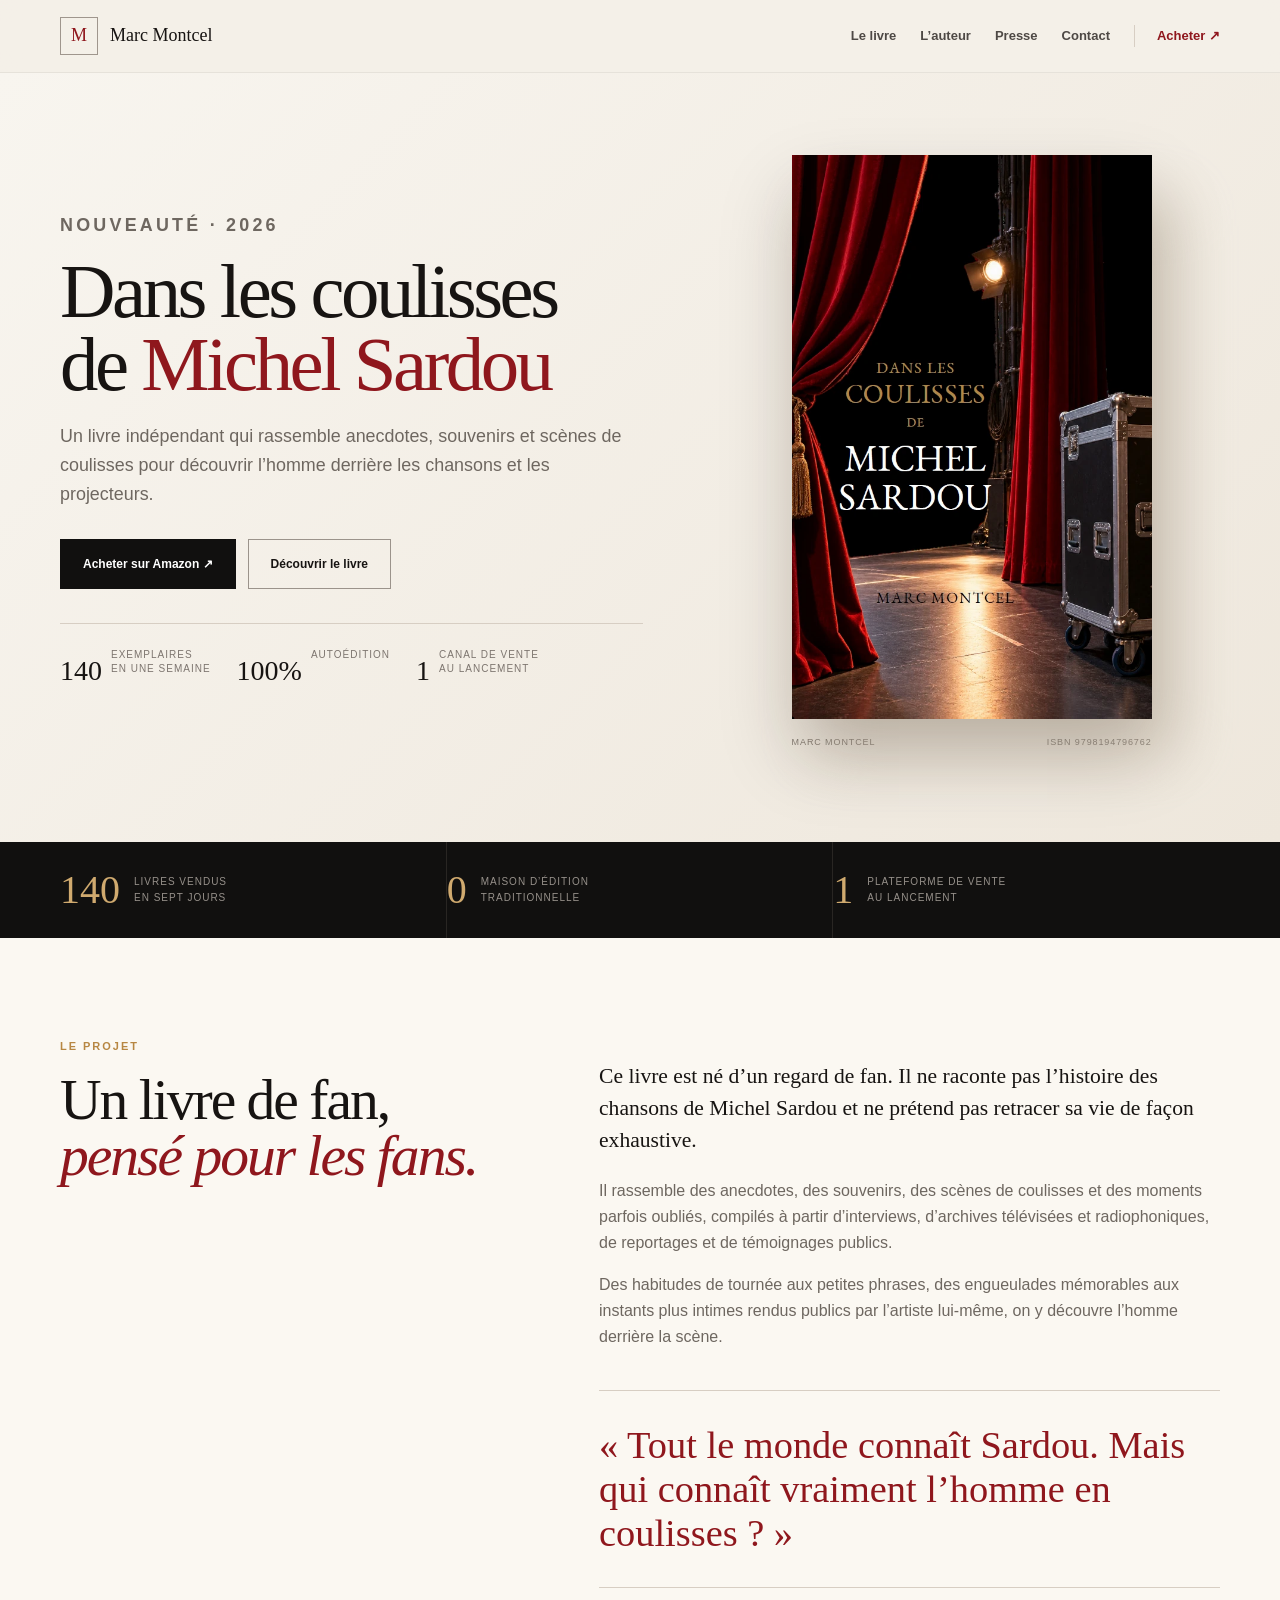
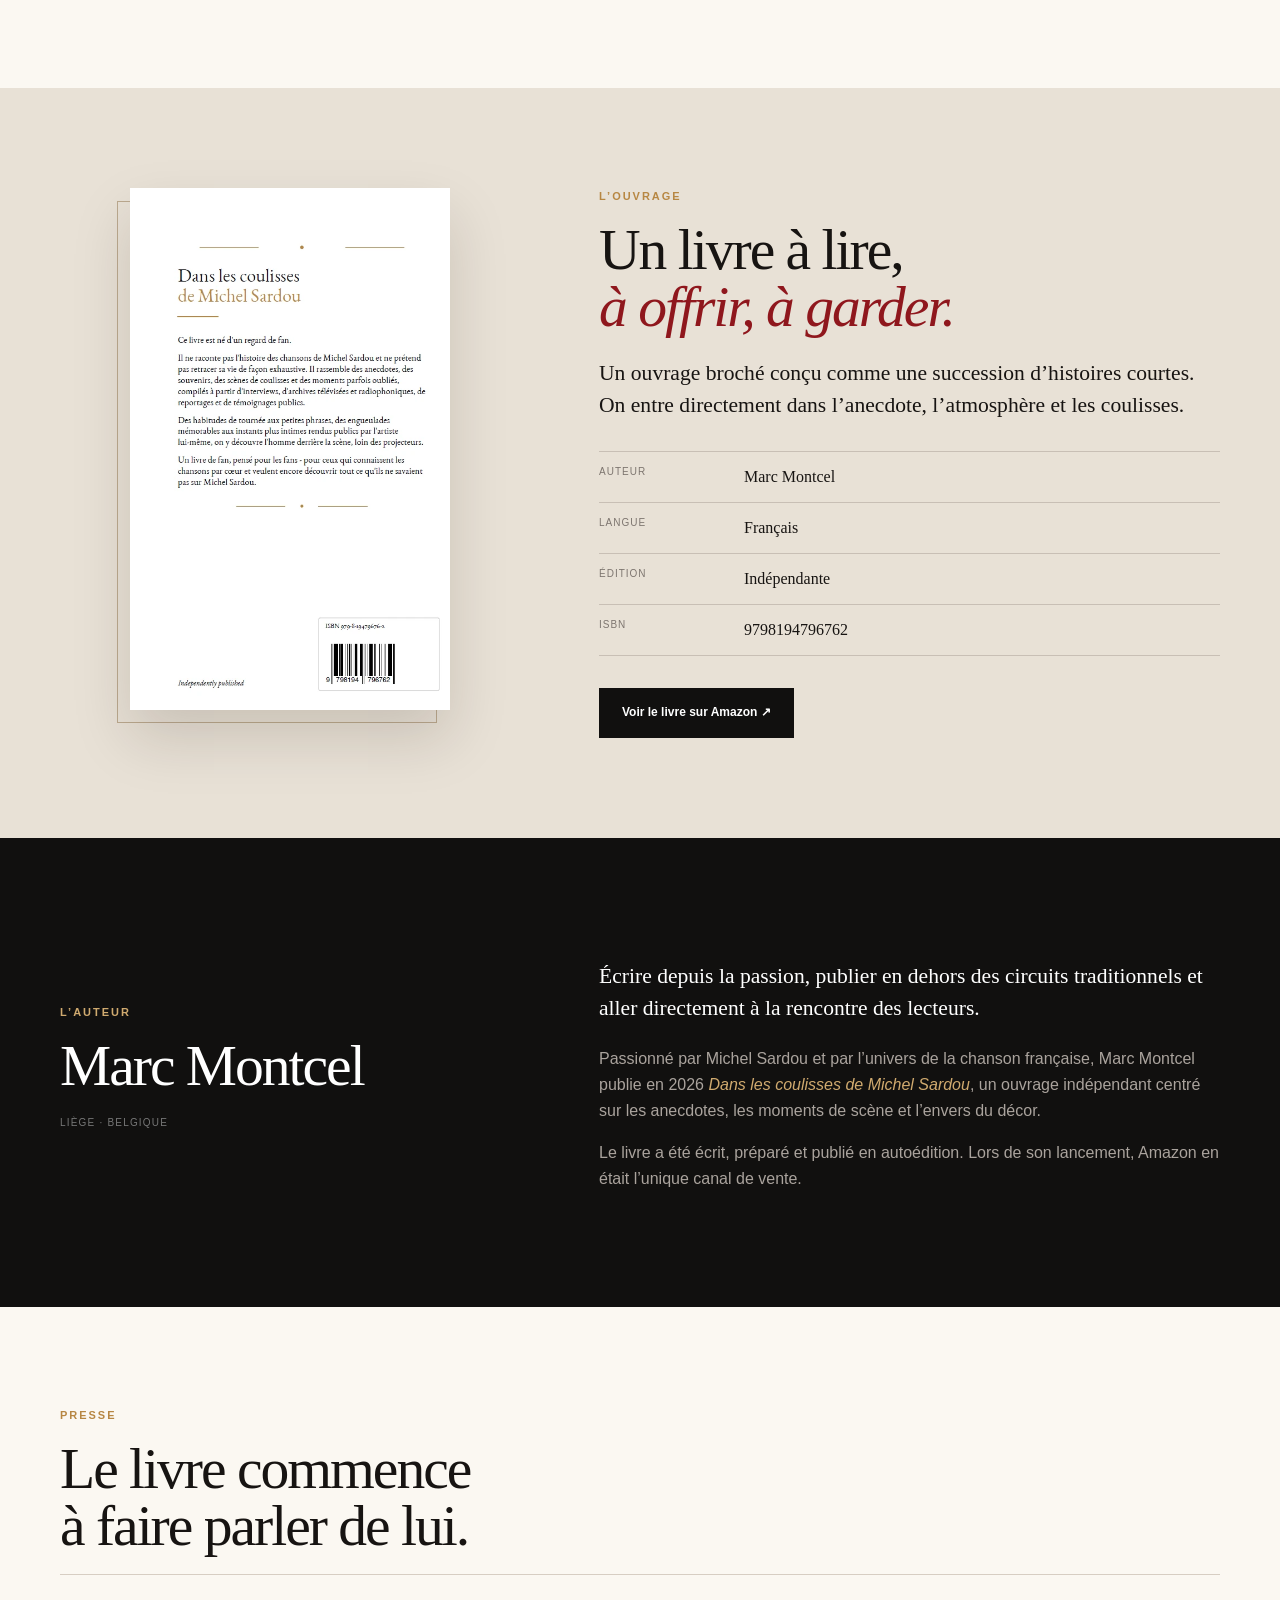
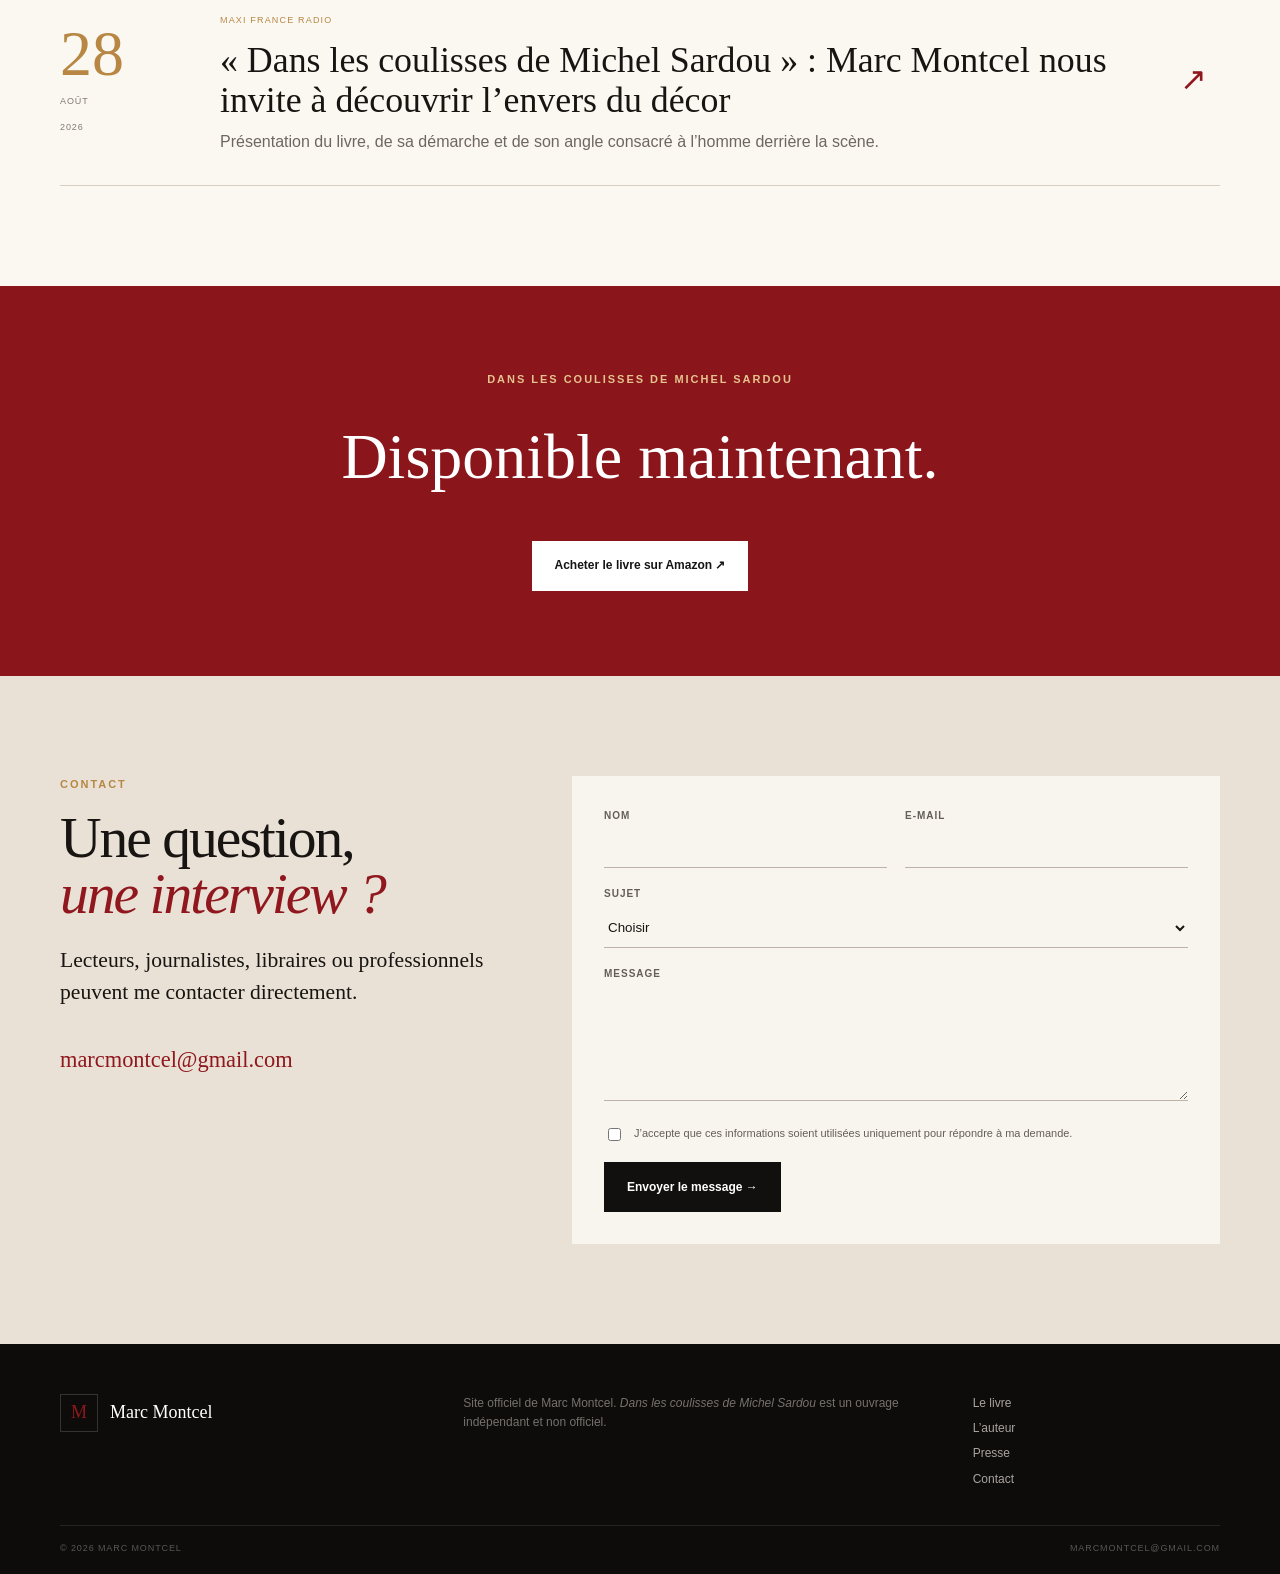
<file: index.html>
<!doctype html>
<html lang="fr">
<head>
<meta charset="utf-8">
<meta name="viewport" content="width=device-width,initial-scale=1">
<title>Marc Montcel — Dans les coulisses de Michel Sardou</title>
<meta name="description" content="Site officiel de Marc Montcel, auteur de « Dans les coulisses de Michel Sardou », un livre indépendant consacré aux anecdotes et à l’homme derrière les projecteurs.">
<meta name="robots" content="index,follow,max-image-preview:large">
<link rel="canonical" href="https://marcmontcel.be/">
<link rel="icon" href="img/favicon.svg" type="image/svg+xml">
<meta name="theme-color" content="#f4f0e8">

<meta property="og:type" content="website">
<meta property="og:locale" content="fr_BE">
<meta property="og:site_name" content="Marc Montcel">
<meta property="og:title" content="Marc Montcel — Dans les coulisses de Michel Sardou">
<meta property="og:description" content="Un livre de fan, pensé pour les fans. Découvrez l’homme derrière la scène.">
<meta property="og:url" content="https://marcmontcel.be/">
<meta property="og:image" content="https://marcmontcel.be/img/og.jpg">
<meta name="twitter:card" content="summary_large_image">

<script type="application/ld+json">{"@context": "https://schema.org", "@graph": [{"@type": "WebSite", "url": "https://marcmontcel.be/", "name": "Marc Montcel", "inLanguage": "fr-BE"}, {"@type": "Person", "name": "Marc Montcel", "url": "https://marcmontcel.be/", "jobTitle": "Auteur", "email": "mailto:marcmontcel@gmail.com"}, {"@type": "Book", "name": "Dans les coulisses de Michel Sardou", "isbn": "9798194796762", "author": {"@type": "Person", "name": "Marc Montcel"}, "inLanguage": "fr", "bookFormat": "https://schema.org/Paperback", "image": "https://marcmontcel.be/img/couverture.webp", "url": "https://marcmontcel.be/#livre", "potentialAction": {"@type": "BuyAction", "target": "https://www.amazon.fr/dp/B0HGGFF3XF"}}]}</script>

<style>
:root {
  --paper:#f4f0e8;
  --paper2:#fbf8f2;
  --ink:#171412;
  --muted:#6e6760;
  --line:#d7cec3;
  --dark:#11100f;
  --red:#8f171d;
  --gold:#b78743;
  --gold-light:#d0aa6f;
  --max:1160px;
}

* { box-sizing:border-box; }
html { scroll-behavior:smooth; }
body {
  margin:0;
  background:var(--paper);
  color:var(--ink);
  font-family:Arial,Helvetica,sans-serif;
  line-height:1.62;
  -webkit-font-smoothing:antialiased;
}
img { display:block; max-width:100%; height:auto; }
a { color:inherit; }
h1,h2,h3,.serif { font-family:Georgia,"Times New Roman",serif; }
.container { width:min(calc(100% - 40px),var(--max)); margin:auto; }

.skip {
  position:absolute; left:-9999px;
}
.skip:focus {
  left:12px; top:12px; z-index:999;
  background:#fff; padding:10px 14px;
}

header {
  position:sticky;
  top:0;
  z-index:50;
  background:rgba(244,240,232,.94);
  backdrop-filter:blur(12px);
  border-bottom:1px solid rgba(0,0,0,.06);
}
.nav {
  height:72px;
  display:flex;
  align-items:center;
  justify-content:space-between;
  gap:24px;
}
.brand {
  display:flex;
  align-items:center;
  gap:12px;
  text-decoration:none;
}
.brand-mark {
  width:38px;
  height:38px;
  border:1px solid #9f968d;
  display:grid;
  place-items:center;
  font-family:Georgia,serif;
  color:var(--red);
  font-size:18px;
}
.brand strong {
  font-family:Georgia,serif;
  font-size:18px;
  font-weight:normal;
}
.menu {
  display:flex;
  align-items:center;
  gap:24px;
}
.menu a {
  text-decoration:none;
  font-size:13px;
  font-weight:600;
  color:#4e4945;
}
.menu a:hover { color:#000; }
.menu .buy {
  padding-left:22px;
  border-left:1px solid var(--line);
  color:var(--red);
}
.menu-toggle {
  display:none;
  background:none;
  border:0;
  padding:8px;
}
.menu-toggle span {
  display:block;
  width:24px;
  height:2px;
  background:var(--ink);
  margin:5px 0;
}

.hero {
  padding:82px 0 92px;
  background:linear-gradient(135deg,#f8f5ef 0%,#eee7dc 100%);
}
.hero-grid {
  display:grid;
  grid-template-columns:1.08fr .92fr;
  gap:80px;
  align-items:center;
}
.kicker {
  margin:0 0 16px;
  font-size:11px;
  letter-spacing:.18em;
  text-transform:uppercase;
  font-weight:700;
  color:var(--gold);
}
.hero h1 {
  margin:.12em 0 .28em;
  font-size:clamp(3.6rem,6vw,6.7rem);
  line-height:.94;
  letter-spacing:-.045em;
  font-weight:normal;
}
.hero h1 span { color:var(--red); }
.hero p {
  max-width:650px;
  color:var(--muted);
  font-size:1.12rem;
}
.actions {
  display:flex;
  flex-wrap:wrap;
  gap:12px;
  margin:30px 0 34px;
}
.btn {
  display:inline-flex;
  min-height:50px;
  padding:0 22px;
  align-items:center;
  justify-content:center;
  gap:14px;
  text-decoration:none;
  font-size:12px;
  font-weight:700;
  border:1px solid transparent;
  transition:.18s;
}
.btn:hover { transform:translateY(-2px); }
.btn-dark {
  background:var(--dark);
  color:#fff;
}
.btn-light {
  border-color:#9b938b;
  background:transparent;
}
.btn-light:hover {
  background:#fff;
}
.quick-facts {
  display:flex;
  flex-wrap:wrap;
  gap:26px;
  padding-top:24px;
  border-top:1px solid var(--line);
}
.quick-facts div {
  display:flex;
  gap:9px;
  align-items:flex-start;
}
.quick-facts strong {
  font-family:Georgia,serif;
  font-size:28px;
  font-weight:normal;
}
.quick-facts span {
  font-size:10px;
  line-height:1.35;
  text-transform:uppercase;
  letter-spacing:.1em;
  color:#7d756f;
}
.cover-wrap {
  width:min(360px,75vw);
  margin:auto;
  position:relative;
}
.cover-wrap:before {
  content:"";
  position:absolute;
  inset:8% -8% -6% 7%;
  background:#c9bdaa;
  filter:blur(28px);
  opacity:.45;
}
.cover-wrap img {
  position:relative;
  z-index:1;
  box-shadow:0 36px 70px rgba(35,20,12,.20);
}
.cover-note {
  width:min(360px,75vw);
  margin:16px auto 0;
  display:flex;
  justify-content:space-between;
  gap:15px;
  font-size:9px;
  text-transform:uppercase;
  letter-spacing:.1em;
  color:#817970;
}

.stats {
  background:var(--dark);
  color:#fff;
}
.stats-grid {
  display:grid;
  grid-template-columns:repeat(3,1fr);
}
.stat {
  padding:28px 0;
  display:flex;
  gap:14px;
  align-items:flex-start;
  border-right:1px solid #292623;
}
.stat:last-child { border-right:0; }
.stat strong {
  color:var(--gold-light);
  font-family:Georgia,serif;
  font-size:2.5rem;
  font-weight:normal;
  line-height:1;
}
.stat span {
  margin-top:4px;
  font-size:10px;
  text-transform:uppercase;
  letter-spacing:.1em;
  color:#96908a;
}

.section {
  padding:100px 0;
}
.section.alt {
  background:var(--paper2);
}
.grid-2 {
  display:grid;
  grid-template-columns:.85fr 1.15fr;
  gap:80px;
  align-items:start;
}
.section-title {
  font-size:clamp(2.7rem,4.5vw,4.8rem);
  line-height:.98;
  letter-spacing:-.035em;
  font-weight:normal;
  margin:.18em 0 .35em;
}
.section-title em {
  color:var(--red);
}
.copy {
  color:var(--muted);
  max-width:720px;
}
.copy p:first-child {
  font-family:Georgia,serif;
  font-size:1.35rem;
  line-height:1.5;
  color:var(--ink);
}
.quote {
  margin-top:40px;
  padding:32px 0;
  border-top:1px solid var(--line);
  border-bottom:1px solid var(--line);
  font-family:Georgia,serif;
  font-size:clamp(1.8rem,3vw,2.8rem);
  line-height:1.15;
  color:var(--red);
}

.book-details {
  background:#e8e1d6;
}
.back-wrap {
  width:min(320px,72vw);
  margin:auto;
  position:relative;
}
.back-wrap:before {
  content:"";
  position:absolute;
  inset:0;
  border:1px solid #bba98f;
  transform:translate(-13px,13px);
}
.back-wrap img {
  position:relative;
  z-index:1;
  box-shadow:0 28px 55px rgba(35,20,12,.15);
}
.info-list {
  margin:30px 0 32px;
  border-top:1px solid #c8bfb5;
}
.info-list div {
  display:grid;
  grid-template-columns:145px 1fr;
  padding:12px 0;
  border-bottom:1px solid #c8bfb5;
}
.info-list span {
  font-size:10px;
  text-transform:uppercase;
  letter-spacing:.1em;
  color:#7d756f;
}
.info-list strong {
  font-family:Georgia,serif;
  font-weight:normal;
}

.author {
  background:var(--dark);
  color:#fff;
}
.author .grid-2 {
  align-items:center;
}
.author h2 {
  color:#fff;
}
.author .kicker {
  color:var(--gold-light);
}
.author .copy {
  color:#aaa39d;
}
.author .copy p:first-child {
  color:#fff;
}
.author .copy em {
  color:var(--gold-light);
}

.press-card {
  display:grid;
  grid-template-columns:130px 1fr 40px;
  gap:30px;
  align-items:center;
  text-decoration:none;
  border-top:1px solid var(--line);
  border-bottom:1px solid var(--line);
  padding:30px 0;
}
.press-date strong {
  display:block;
  font-family:Georgia,serif;
  font-size:4rem;
  line-height:1;
  color:var(--gold);
  font-weight:normal;
}
.press-date span {
  font-size:9px;
  text-transform:uppercase;
  letter-spacing:.1em;
  color:#817970;
}
.press-copy small {
  color:var(--gold);
  font-size:9px;
  text-transform:uppercase;
  letter-spacing:.13em;
}
.press-copy h3 {
  margin:.25em 0;
  font-size:clamp(1.7rem,2.8vw,2.8rem);
  line-height:1.12;
  font-weight:normal;
}
.press-copy p {
  margin:0;
  color:var(--muted);
}
.press-arrow {
  font-size:2rem;
  color:var(--red);
}

.cta {
  background:#8a151b;
  color:#fff;
  text-align:center;
  padding:85px 0;
}
.cta .kicker {
  color:#e6c38e;
}
.cta h2 {
  font-size:clamp(3rem,5vw,5rem);
  margin:.2em 0 .5em;
  font-weight:normal;
}
.cta .btn {
  background:#fff;
  color:#151515;
}

.contact {
  background:#e9e1d6;
}
.contact-grid {
  display:grid;
  grid-template-columns:.8fr 1.2fr;
  gap:80px;
}
.email {
  display:inline-block;
  margin-top:12px;
  font-family:Georgia,serif;
  font-size:1.4rem;
  color:var(--red);
  text-decoration:none;
}
form {
  background:#f8f5ef;
  padding:32px;
}
.form-row {
  display:grid;
  grid-template-columns:1fr 1fr;
  gap:18px;
}
label {
  display:block;
  margin-bottom:18px;
  font-size:10px;
  text-transform:uppercase;
  letter-spacing:.1em;
  color:#645e59;
  font-weight:700;
}
input,select,textarea {
  width:100%;
  margin-top:6px;
  padding:11px 0;
  border:0;
  border-bottom:1px solid #bdb2a8;
  background:transparent;
  outline:none;
  color:var(--ink);
}
input:focus,select:focus,textarea:focus {
  border-bottom-color:var(--red);
}
textarea {
  resize:vertical;
}
.consent {
  display:flex;
  gap:10px;
  align-items:flex-start;
  font-size:11px;
  text-transform:none;
  letter-spacing:0;
  font-weight:normal;
}
.consent input {
  width:auto;
  margin-top:3px;
}
.hp { display:none !important; }

footer {
  background:#0d0c0b;
  color:#fff;
  padding:50px 0 18px;
}
.footer-grid {
  display:grid;
  grid-template-columns:1fr 1.3fr .7fr;
  gap:50px;
}
.footer-grid p {
  margin:0;
  color:#77716c;
  font-size:12px;
}
.footer-links {
  display:flex;
  flex-direction:column;
  gap:6px;
}
.footer-links a {
  color:#aaa39e;
  text-decoration:none;
  font-size:12px;
}
.footer-bottom {
  margin-top:36px;
  padding-top:15px;
  border-top:1px solid #24211f;
  display:flex;
  justify-content:space-between;
  gap:20px;
  color:#5b5652;
  font-size:9px;
  text-transform:uppercase;
  letter-spacing:.1em;
}
.footer-bottom a {
  color:#5b5652;
  text-decoration:none;
}

.mobile-buy {
  display:none;
}

@media (max-width:900px) {
  .menu-toggle { display:block; }
  .menu {
    display:none;
    position:absolute;
    top:72px;
    left:20px;
    right:20px;
    flex-direction:column;
    align-items:stretch;
    gap:0;
    background:var(--paper2);
    border:1px solid var(--line);
    padding:14px;
  }
  .menu.open { display:flex; }
  .menu a {
    padding:11px 4px;
    border-bottom:1px solid var(--line);
  }
  .menu .buy {
    border-left:0;
    padding-left:4px;
    border-bottom:0;
  }

  .hero-grid,
  .grid-2,
  .contact-grid {
    grid-template-columns:1fr;
  }
  .hero-grid {
    gap:50px;
  }
  .grid-2,
  .contact-grid {
    gap:45px;
  }
}

@media (max-width:620px) {
  .container {
    width:min(calc(100% - 28px),var(--max));
  }
  .nav {
    height:66px;
  }
  .hero {
    padding:55px 0 65px;
  }
  .hero h1 {
    font-size:3.35rem;
  }
  .actions {
    flex-direction:column;
  }
  .btn {
    width:100%;
  }
  .quick-facts {
    justify-content:space-between;
    gap:12px;
  }
  .quick-facts div {
    flex-direction:column;
    gap:2px;
  }
  .quick-facts strong {
    font-size:24px;
  }
  .cover-wrap,
  .cover-note {
    width:min(280px,75vw);
  }

  .stats-grid {
    grid-template-columns:1fr;
  }
  .stat {
    border-right:0;
    border-bottom:1px solid #292623;
    padding:18px 0;
  }
  .stat:last-child {
    border-bottom:0;
  }

  .section {
    padding:72px 0;
  }
  .section-title {
    font-size:3rem;
  }

  .press-card {
    grid-template-columns:1fr 34px;
    gap:18px;
  }
  .press-date {
    grid-column:1/-1;
  }
  .press-copy h3 {
    font-size:1.65rem;
  }

  .form-row {
    grid-template-columns:1fr;
  }
  form {
    padding:24px;
  }

  .footer-grid {
    grid-template-columns:1fr;
    gap:28px;
  }
  .footer-bottom {
    flex-direction:column;
    gap:6px;
  }
  footer {
    padding-bottom:78px;
  }

  .mobile-buy {
    display:flex;
    position:fixed;
    z-index:80;
    left:12px;
    right:12px;
    bottom:12px;
    background:var(--dark);
    color:#fff;
    text-decoration:none;
    padding:12px 15px;
    justify-content:space-between;
    align-items:center;
    box-shadow:0 12px 28px rgba(0,0,0,.22);
    font-size:10px;
    text-transform:uppercase;
    letter-spacing:.08em;
    font-weight:700;
  }
}
</style>
</head>

<body>
<a class="skip" href="#main">Aller au contenu</a>

<header>
  <div class="container nav">
    <a class="brand" href="#accueil">
      <span class="brand-mark">M</span>
      <strong>Marc Montcel</strong>
    </a>

    <button class="menu-toggle" type="button" aria-label="Ouvrir le menu" aria-expanded="false" id="menuToggle">
      <span></span><span></span><span></span>
    </button>

    <nav class="menu" id="menu">
      <a href="#livre">Le livre</a>
      <a href="#auteur">L’auteur</a>
      <a href="#presse">Presse</a>
      <a href="#contact">Contact</a>
      <a class="buy" href="https://www.amazon.fr/dp/B0HGGFF3XF" target="_blank" rel="noopener">Acheter ↗</a>
    </nav>
  </div>
</header>

<main id="main">
<section class="hero" id="accueil">
  <div class="container hero-grid">
    <div>
      <p class="kicker">NOUVEAUTÉ · 2026</p>
      <h1>Dans les coulisses<br>de <span>Michel Sardou</span></h1>
      <p>Un livre indépendant qui rassemble anecdotes, souvenirs et scènes de coulisses pour découvrir l’homme derrière les chansons et les projecteurs.</p>

      <div class="actions">
        <a class="btn btn-dark" href="https://www.amazon.fr/dp/B0HGGFF3XF" target="_blank" rel="noopener">Acheter sur Amazon ↗</a>
        <a class="btn btn-light" href="#livre">Découvrir le livre</a>
      </div>

      <div class="quick-facts">
        <div><strong>140</strong><span>exemplaires<br>en une semaine</span></div>
        <div><strong>100%</strong><span>autoédition</span></div>
        <div><strong>1</strong><span>canal de vente<br>au lancement</span></div>
      </div>
    </div>

    <div>
      <div class="cover-wrap">
        <img src="img/couverture.webp" alt="Couverture de Dans les coulisses de Michel Sardou, de Marc Montcel" width="604" height="947">
      </div>
      <div class="cover-note">
        <span>Marc Montcel</span>
        <span>ISBN 9798194796762</span>
      </div>
    </div>
  </div>
</section>

<section class="stats">
  <div class="container stats-grid">
    <div class="stat"><strong>140</strong><span>livres vendus<br>en sept jours</span></div>
    <div class="stat"><strong>0</strong><span>maison d’édition<br>traditionnelle</span></div>
    <div class="stat"><strong>1</strong><span>plateforme de vente<br>au lancement</span></div>
  </div>
</section>

<section class="section alt" id="livre">
  <div class="container grid-2">
    <div>
      <p class="kicker">LE PROJET</p>
      <h2 class="section-title">Un livre de fan,<br><em>pensé pour les fans.</em></h2>
    </div>

    <div class="copy">
      <p>Ce livre est né d’un regard de fan. Il ne raconte pas l’histoire des chansons de Michel Sardou et ne prétend pas retracer sa vie de façon exhaustive.</p>
      <p>Il rassemble des anecdotes, des souvenirs, des scènes de coulisses et des moments parfois oubliés, compilés à partir d’interviews, d’archives télévisées et radiophoniques, de reportages et de témoignages publics.</p>
      <p>Des habitudes de tournée aux petites phrases, des engueulades mémorables aux instants plus intimes rendus publics par l’artiste lui-même, on y découvre l’homme derrière la scène.</p>

      <div class="quote">« Tout le monde connaît Sardou. Mais qui connaît vraiment l’homme en coulisses ? »</div>
    </div>
  </div>
</section>

<section class="section book-details">
  <div class="container grid-2">
    <div>
      <div class="back-wrap">
        <img src="img/quatrieme.webp" alt="Quatrième de couverture de Dans les coulisses de Michel Sardou" width="575" height="937" loading="lazy">
      </div>
    </div>

    <div>
      <p class="kicker">L’OUVRAGE</p>
      <h2 class="section-title">Un livre à lire,<br><em>à offrir, à garder.</em></h2>
      <div class="copy">
        <p>Un ouvrage broché conçu comme une succession d’histoires courtes. On entre directement dans l’anecdote, l’atmosphère et les coulisses.</p>
      </div>

      <div class="info-list">
        <div><span>Auteur</span><strong>Marc Montcel</strong></div>
        <div><span>Langue</span><strong>Français</strong></div>
        <div><span>Édition</span><strong>Indépendante</strong></div>
        <div><span>ISBN</span><strong>9798194796762</strong></div>
      </div>

      <a class="btn btn-dark" href="https://www.amazon.fr/dp/B0HGGFF3XF" target="_blank" rel="noopener">Voir le livre sur Amazon ↗</a>
    </div>
  </div>
</section>

<section class="section author" id="auteur">
  <div class="container grid-2">
    <div>
      <p class="kicker">L’AUTEUR</p>
      <h2 class="section-title">Marc Montcel</h2>
      <p style="color:#777; font-size:10px; letter-spacing:.12em; text-transform:uppercase;">Liège · Belgique</p>
    </div>

    <div class="copy">
      <p>Écrire depuis la passion, publier en dehors des circuits traditionnels et aller directement à la rencontre des lecteurs.</p>
      <p>Passionné par Michel Sardou et par l’univers de la chanson française, Marc Montcel publie en 2026 <em>Dans les coulisses de Michel Sardou</em>, un ouvrage indépendant centré sur les anecdotes, les moments de scène et l’envers du décor.</p>
      <p>Le livre a été écrit, préparé et publié en autoédition. Lors de son lancement, Amazon en était l’unique canal de vente.</p>
    </div>
  </div>
</section>

<section class="section alt" id="presse">
  <div class="container">
    <p class="kicker">PRESSE</p>
    <h2 class="section-title">Le livre commence<br>à faire parler de lui.</h2>

    <a class="press-card" href="https://www.maxifrance.radio/dans-les-coulisses-de-michel-sardou/" target="_blank" rel="noopener">
      <div class="press-date">
        <strong>28</strong>
        <span>août<br>2026</span>
      </div>
      <div class="press-copy">
        <small>MAXI FRANCE RADIO</small>
        <h3>« Dans les coulisses de Michel Sardou » : Marc Montcel nous invite à découvrir l’envers du décor</h3>
        <p>Présentation du livre, de sa démarche et de son angle consacré à l’homme derrière la scène.</p>
      </div>
      <div class="press-arrow">↗</div>
    </a>
  </div>
</section>

<section class="cta">
  <div class="container">
    <p class="kicker">DANS LES COULISSES DE MICHEL SARDOU</p>
    <h2 class="serif">Disponible maintenant.</h2>
    <a class="btn" href="https://www.amazon.fr/dp/B0HGGFF3XF" target="_blank" rel="noopener">Acheter le livre sur Amazon ↗</a>
  </div>
</section>

<section class="section contact" id="contact">
  <div class="container contact-grid">
    <div>
      <p class="kicker">CONTACT</p>
      <h2 class="section-title">Une question,<br><em>une interview ?</em></h2>
      <div class="copy">
        <p>Lecteurs, journalistes, libraires ou professionnels peuvent me contacter directement.</p>
      </div>
      <a class="email" href="mailto:marcmontcel@gmail.com">marcmontcel@gmail.com</a>
    </div>

    <form action="https://formsubmit.co/marcmontcel@gmail.com" method="POST">
      <input type="hidden" name="_subject" value="Nouveau message depuis marcmontcel.be">
      <input type="hidden" name="_next" value="https://marcmontcel.be/#contact">
      <input type="hidden" name="_template" value="table">
      <input type="text" name="_honey" class="hp" tabindex="-1" autocomplete="off">

      <div class="form-row">
        <label>Nom
          <input type="text" name="Nom" required autocomplete="name">
        </label>
        <label>E-mail
          <input type="email" name="Email" required autocomplete="email">
        </label>
      </div>

      <label>Sujet
        <select name="Sujet" required>
          <option value="">Choisir</option>
          <option>Question sur le livre</option>
          <option>Demande presse / interview</option>
          <option>Librairie / distribution</option>
          <option>Autre</option>
        </select>
      </label>

      <label>Message
        <textarea name="Message" rows="6" required></textarea>
      </label>

      <label class="consent">
        <input type="checkbox" required>
        <span>J’accepte que ces informations soient utilisées uniquement pour répondre à ma demande.</span>
      </label>

      <button class="btn btn-dark" type="submit">Envoyer le message →</button>
    </form>
  </div>
</section>
</main>

<footer>
  <div class="container footer-grid">
    <div>
      <div class="brand">
        <span class="brand-mark" style="border-color:#333;">M</span>
        <strong>Marc Montcel</strong>
      </div>
    </div>

    <p>Site officiel de Marc Montcel. <em>Dans les coulisses de Michel Sardou</em> est un ouvrage indépendant et non officiel.</p>

    <div class="footer-links">
      <a href="#livre">Le livre</a>
      <a href="#auteur">L’auteur</a>
      <a href="#presse">Presse</a>
      <a href="#contact">Contact</a>
    </div>
  </div>

  <div class="container footer-bottom">
    <span>© <span id="year"></span> Marc Montcel</span>
    <a href="mailto:marcmontcel@gmail.com">marcmontcel@gmail.com</a>
  </div>
</footer>

<a class="mobile-buy" href="https://www.amazon.fr/dp/B0HGGFF3XF" target="_blank" rel="noopener">
  <span>Acheter le livre</span>
  <strong>Amazon ↗</strong>
</a>

<script>
const toggle = document.getElementById('menuToggle');
const menu = document.getElementById('menu');

if (toggle && menu) {
  toggle.addEventListener('click', () => {
    const open = menu.classList.toggle('open');
    toggle.setAttribute('aria-expanded', String(open));
  });

  menu.querySelectorAll('a').forEach(link => {
    link.addEventListener('click', () => {
      menu.classList.remove('open');
      toggle.setAttribute('aria-expanded', 'false');
    });
  });
}

document.getElementById('year').textContent = new Date().getFullYear();
</script>
</body>
</html>
</file>
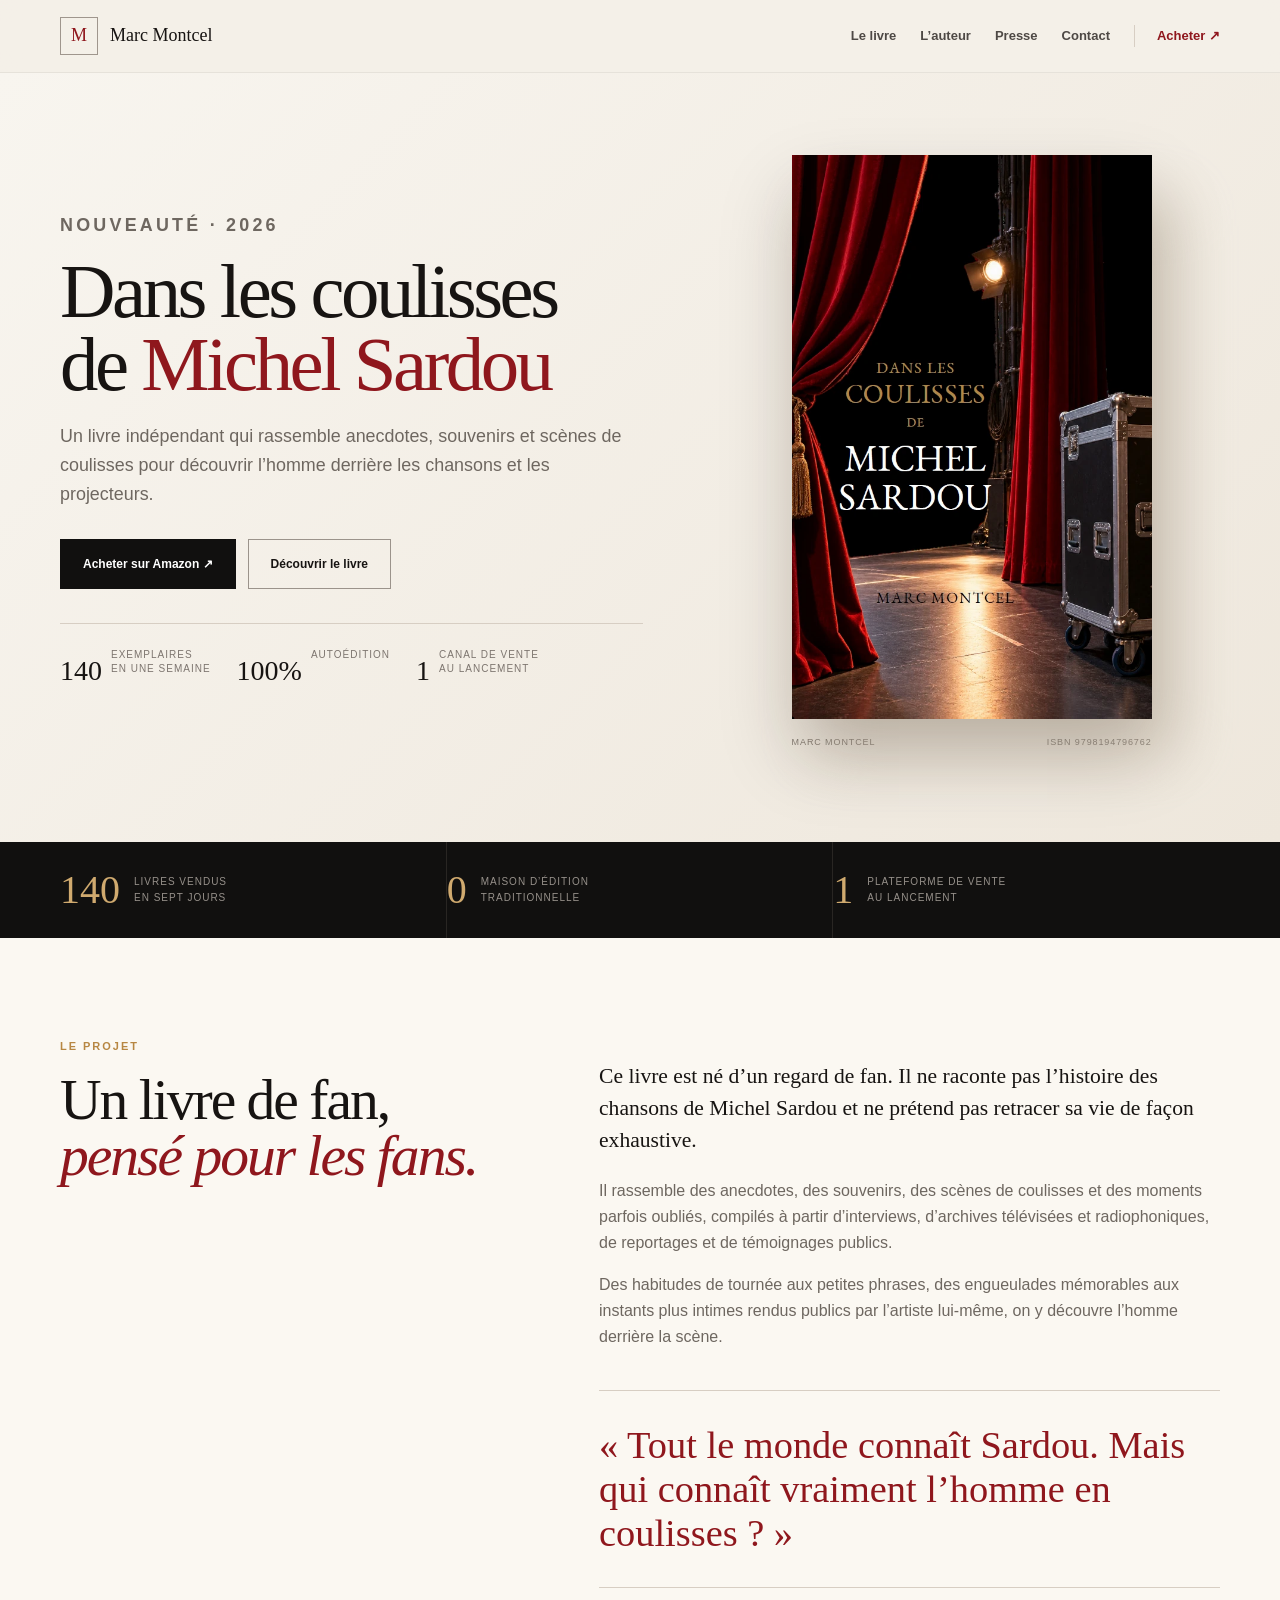
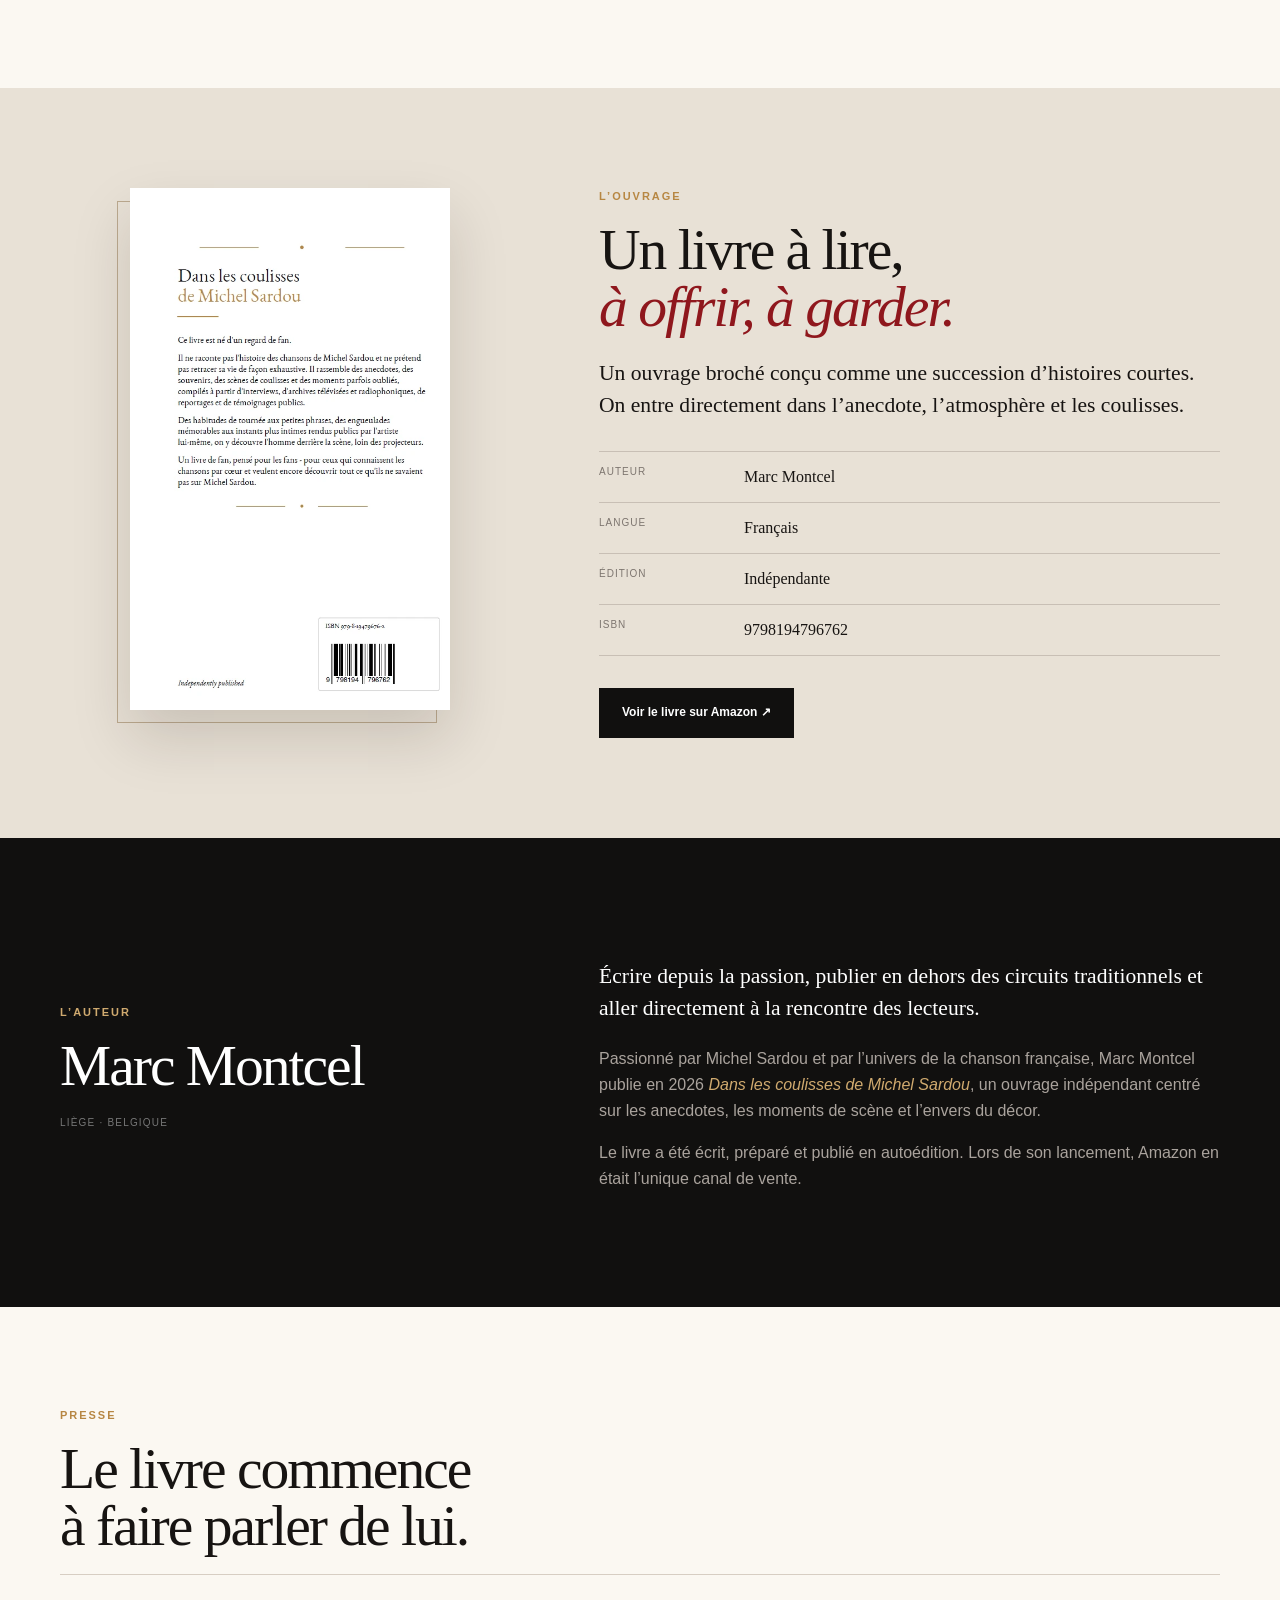
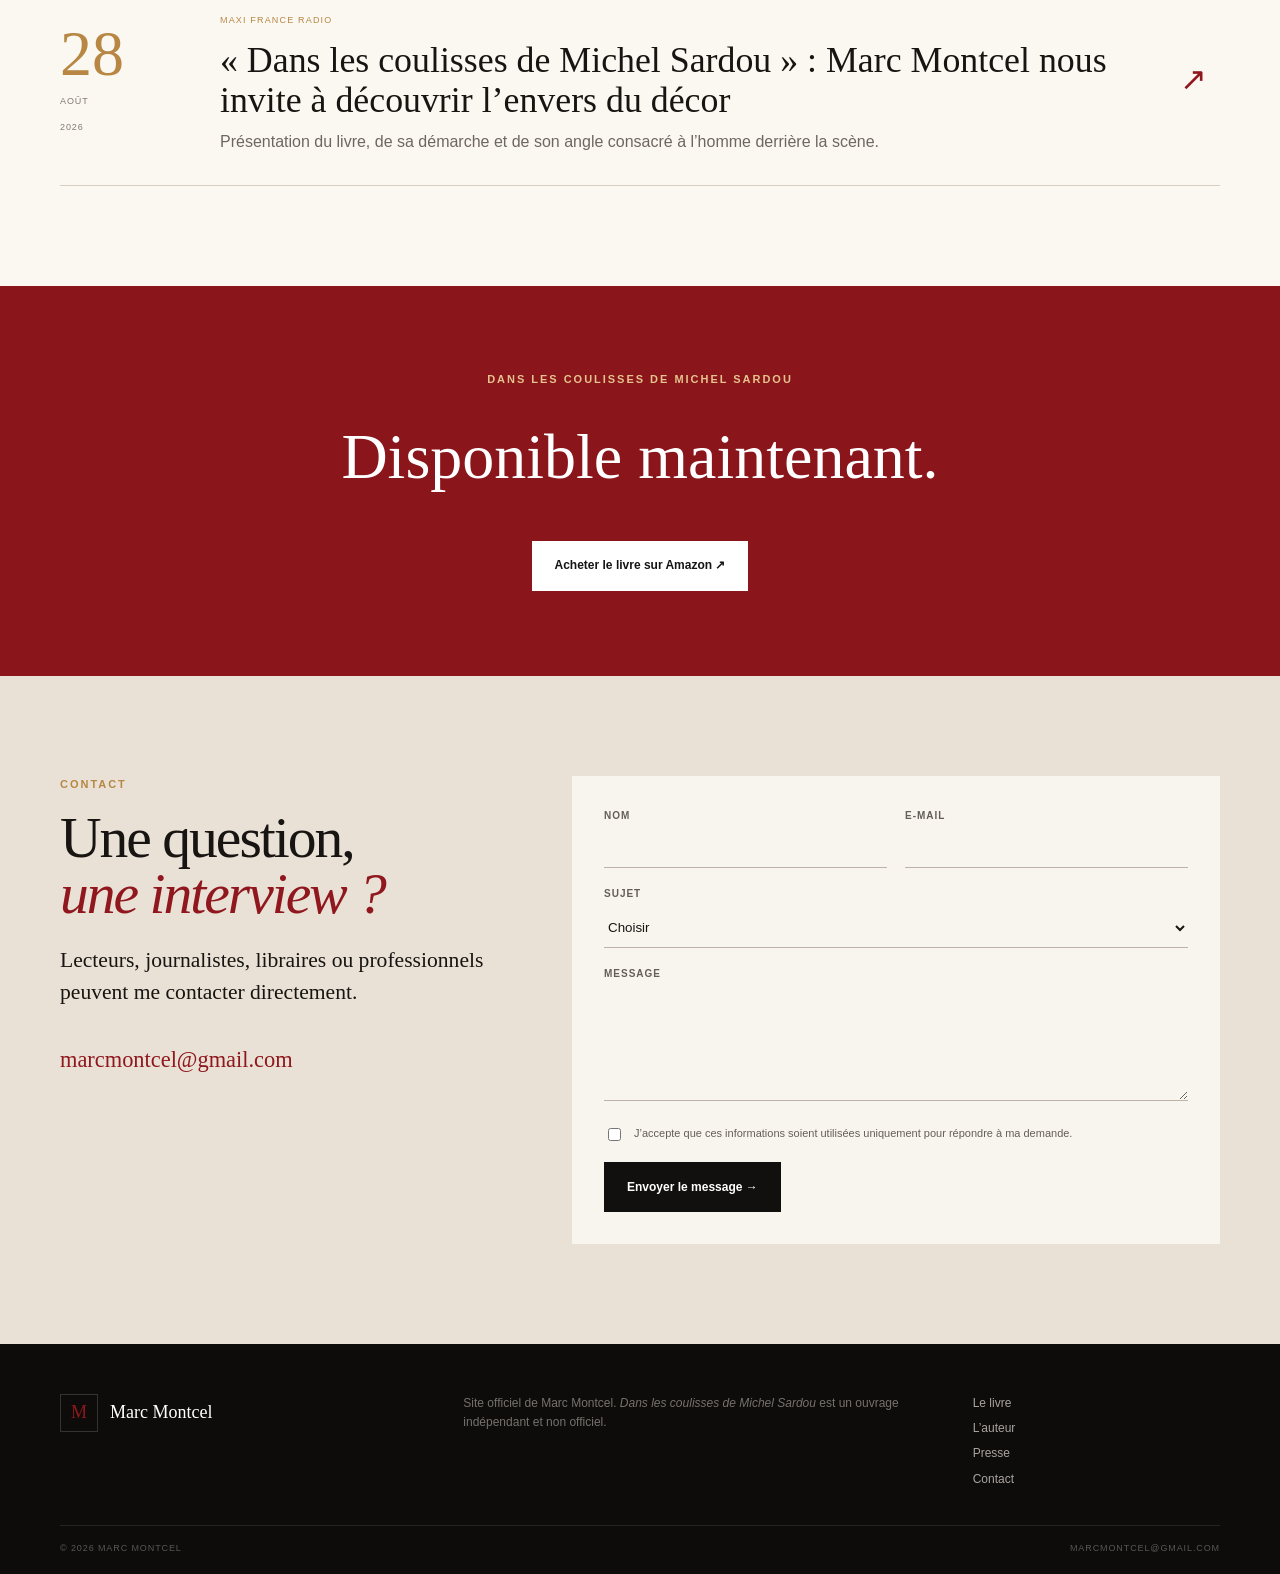
<file: auteur.html>
<!doctype html><html><head><meta charset="utf-8"><meta name="robots" content="noindex"><meta http-equiv="refresh" content="0;url=/#auteur"><script>location.replace("/#auteur")</script></head><body></body></html>
</file>
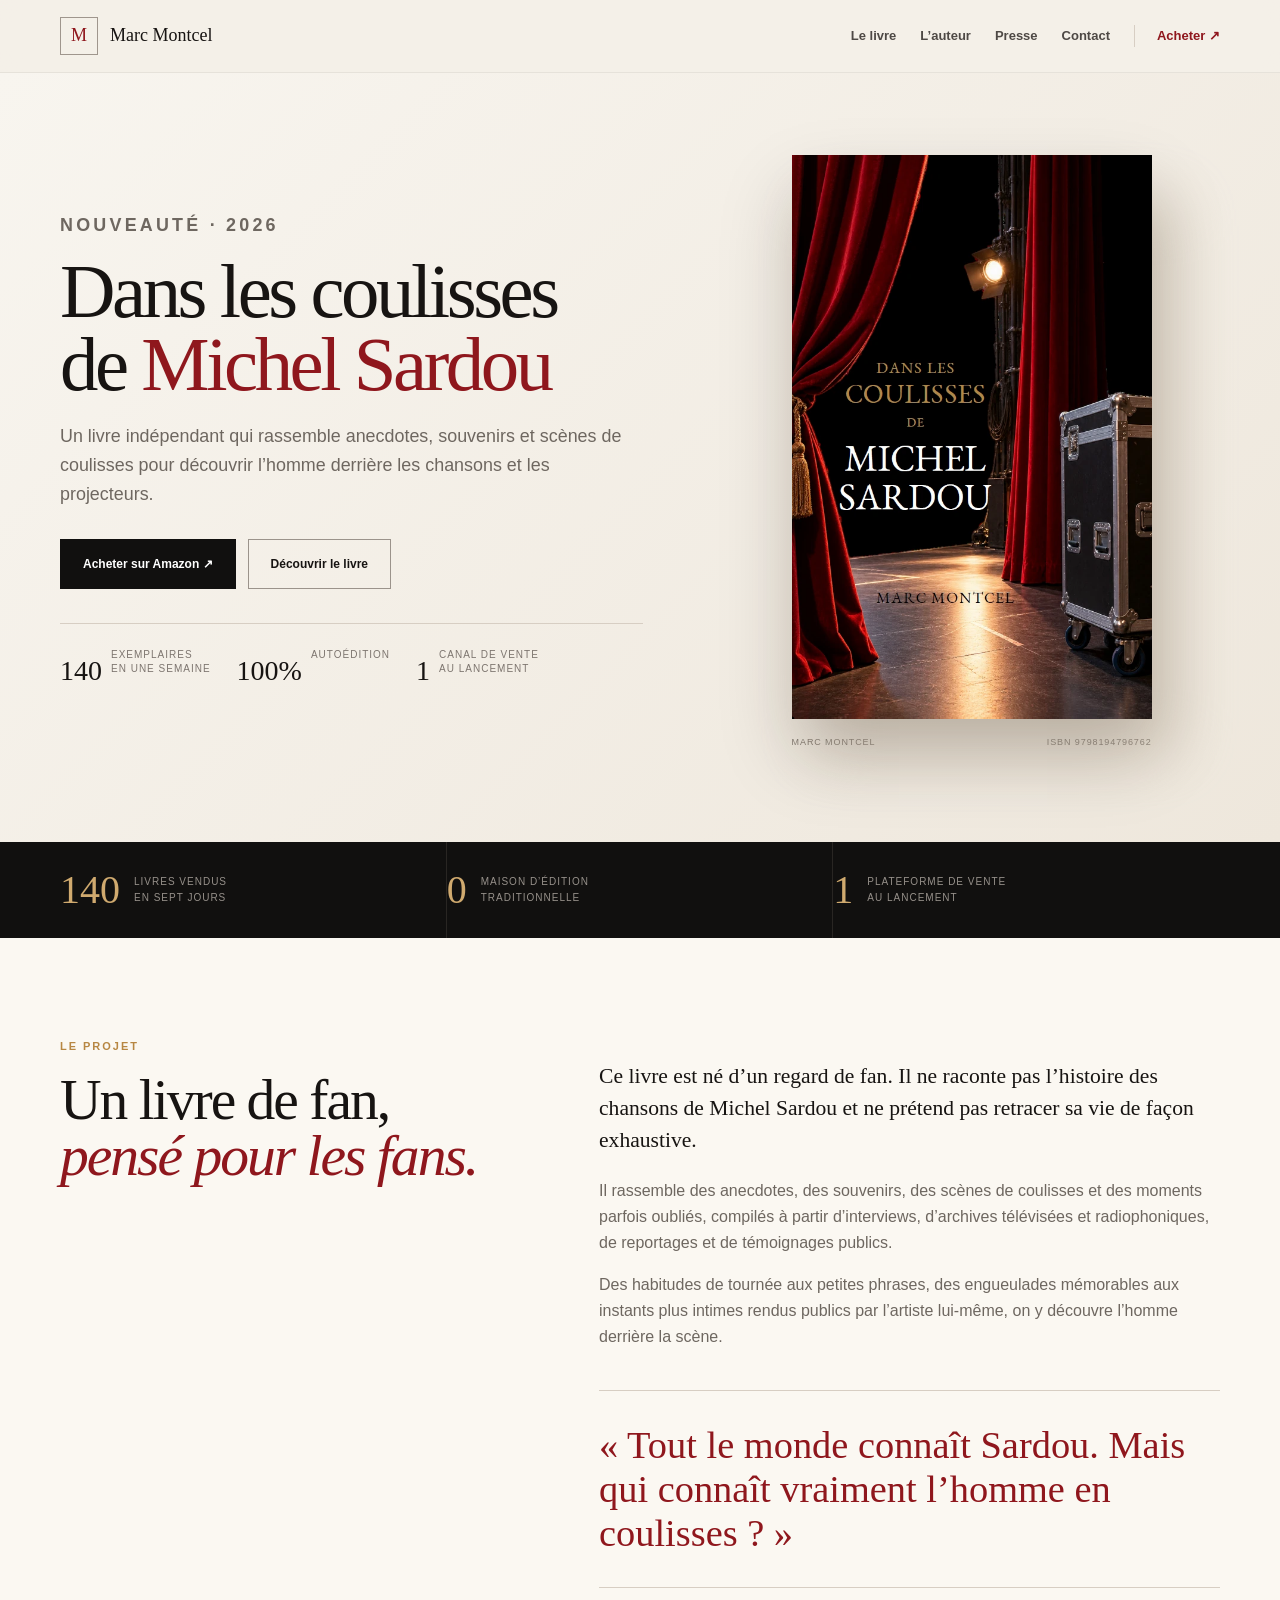
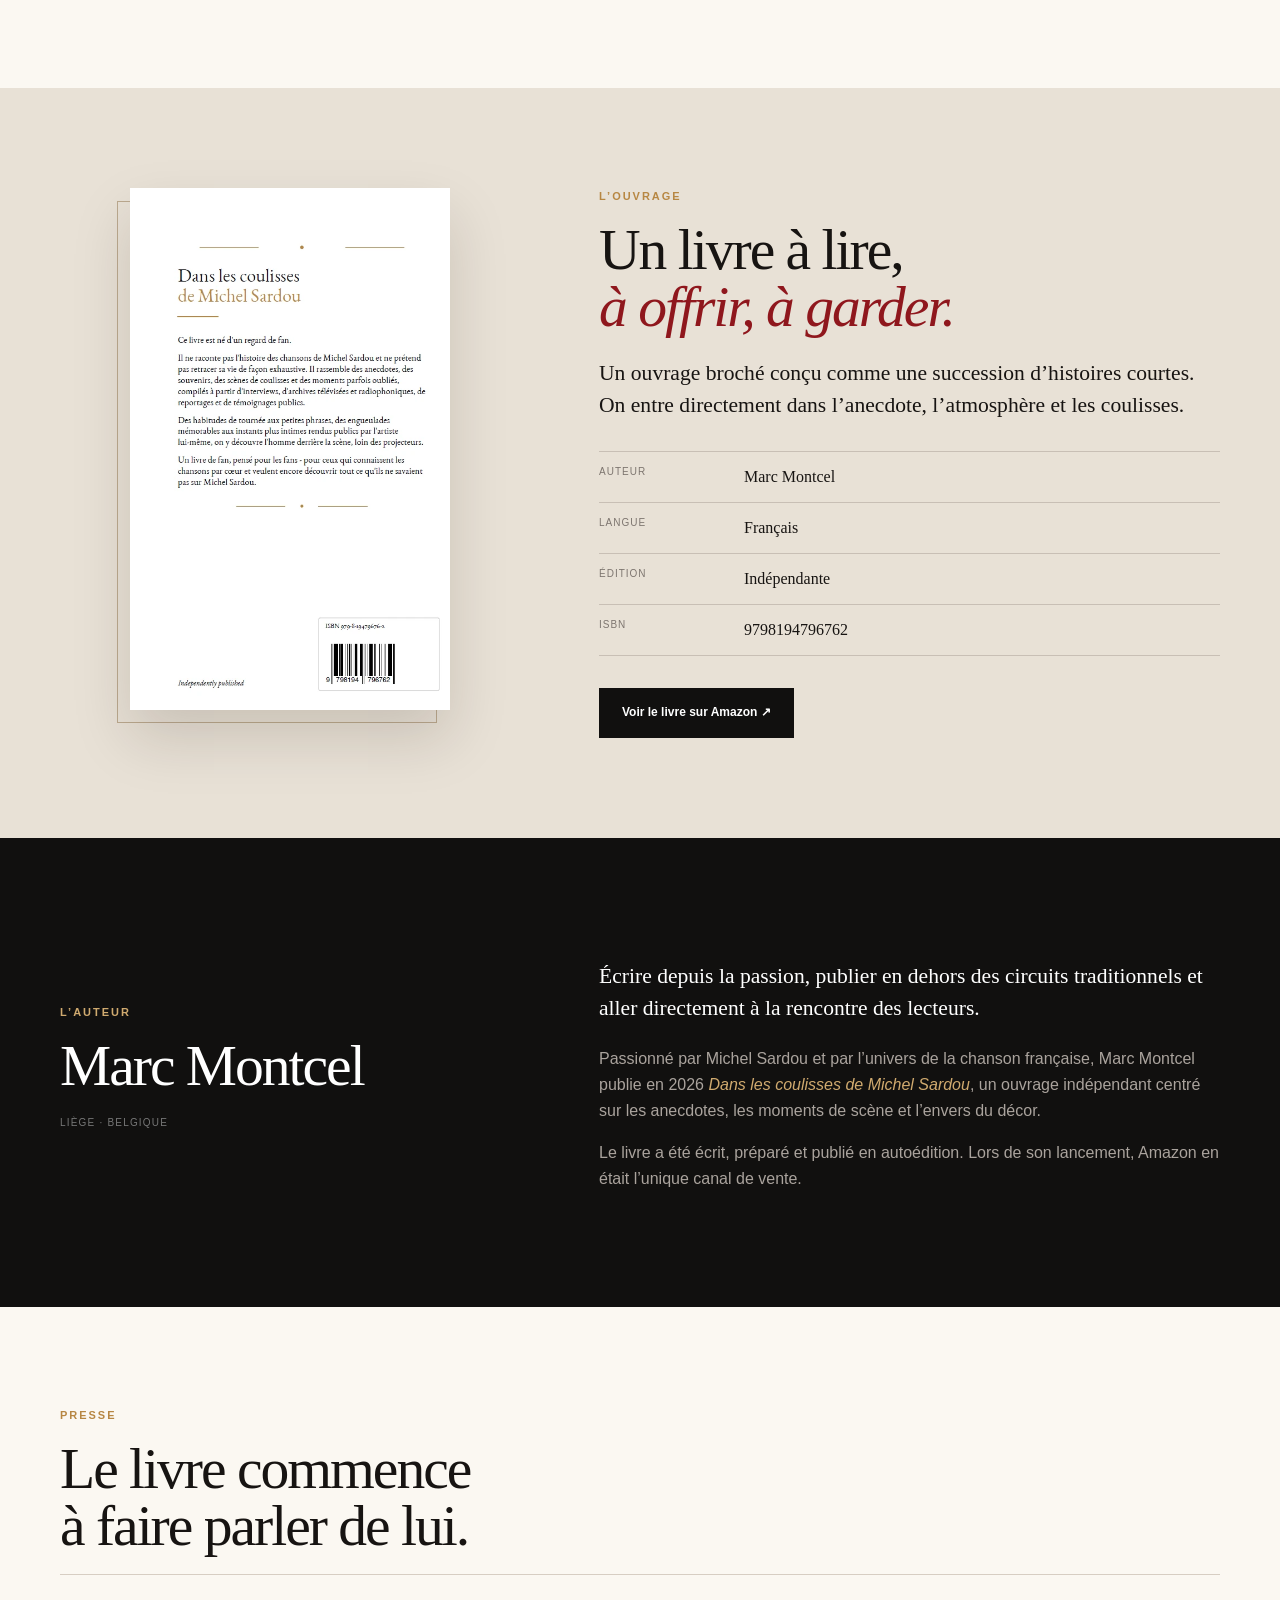
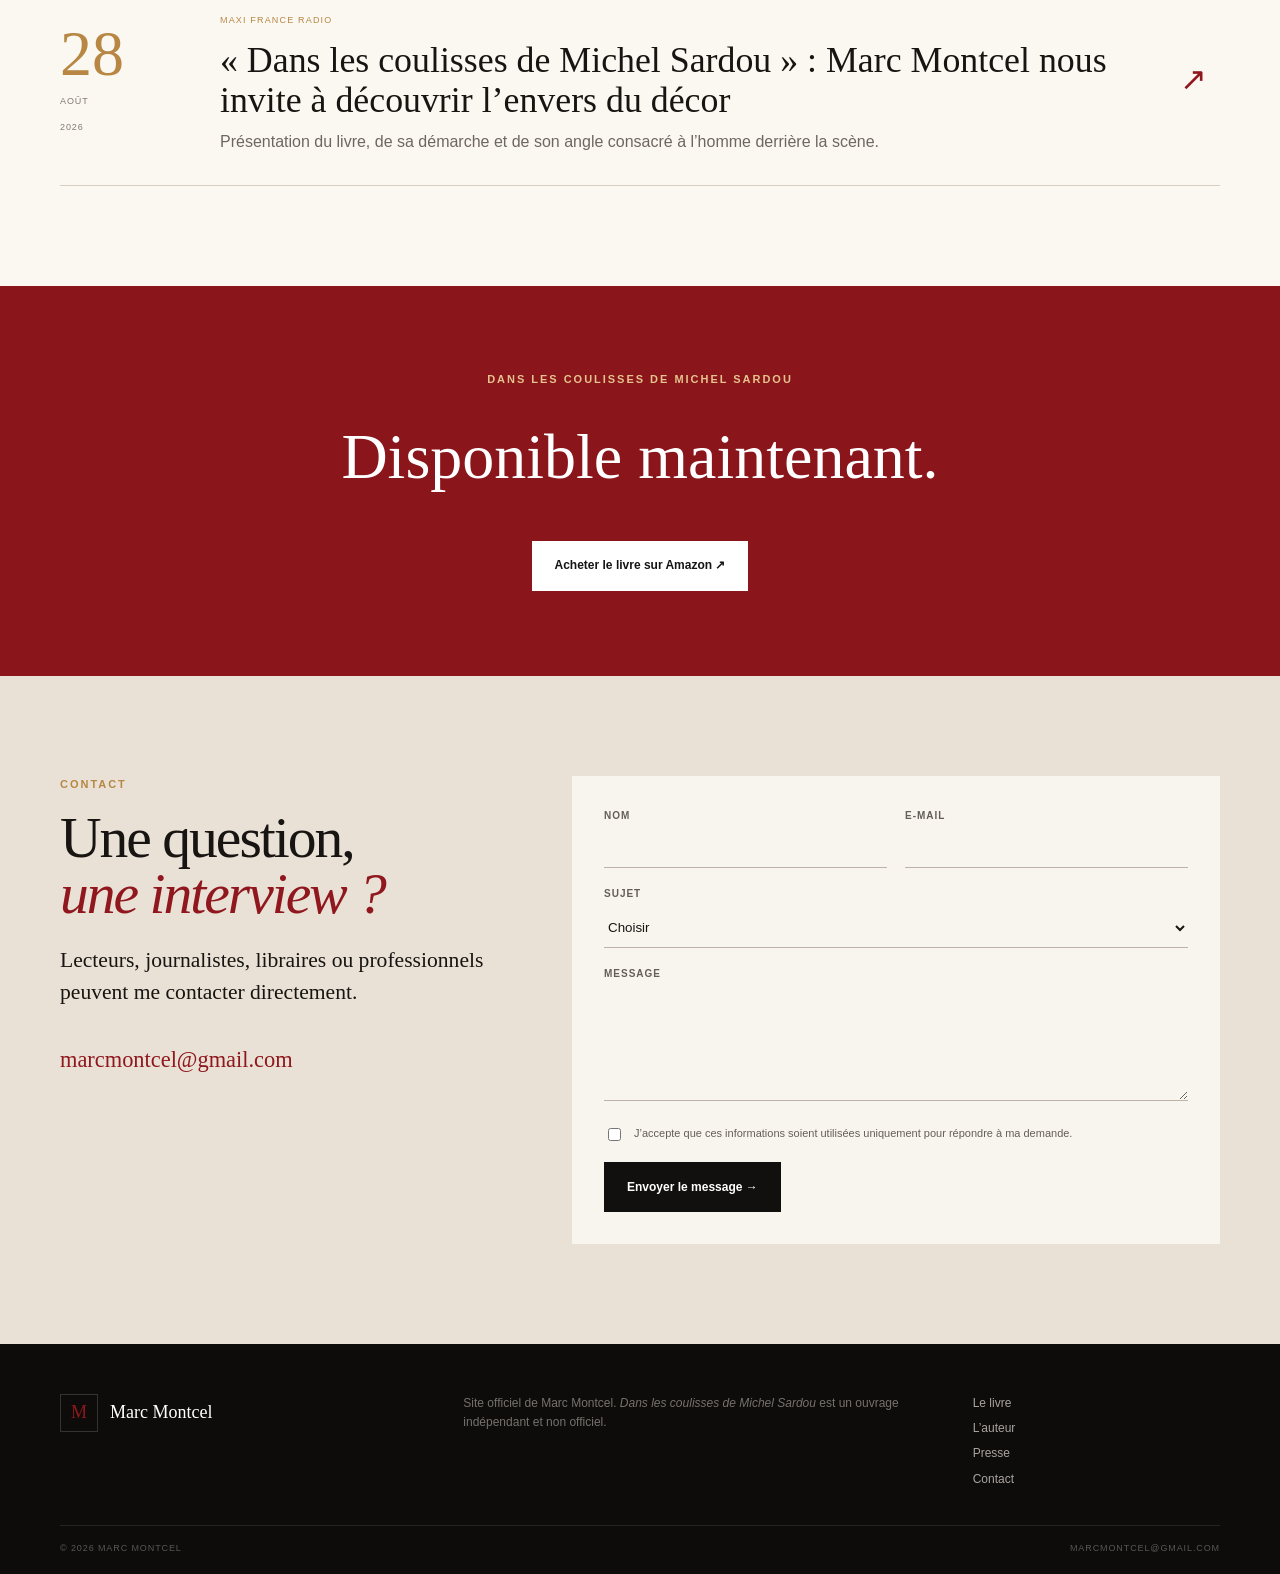
<file: contact.html>
<!doctype html><html><head><meta charset="utf-8"><meta name="robots" content="noindex"><meta http-equiv="refresh" content="0;url=/#contact"><script>location.replace("/#contact")</script></head><body></body></html>
</file>
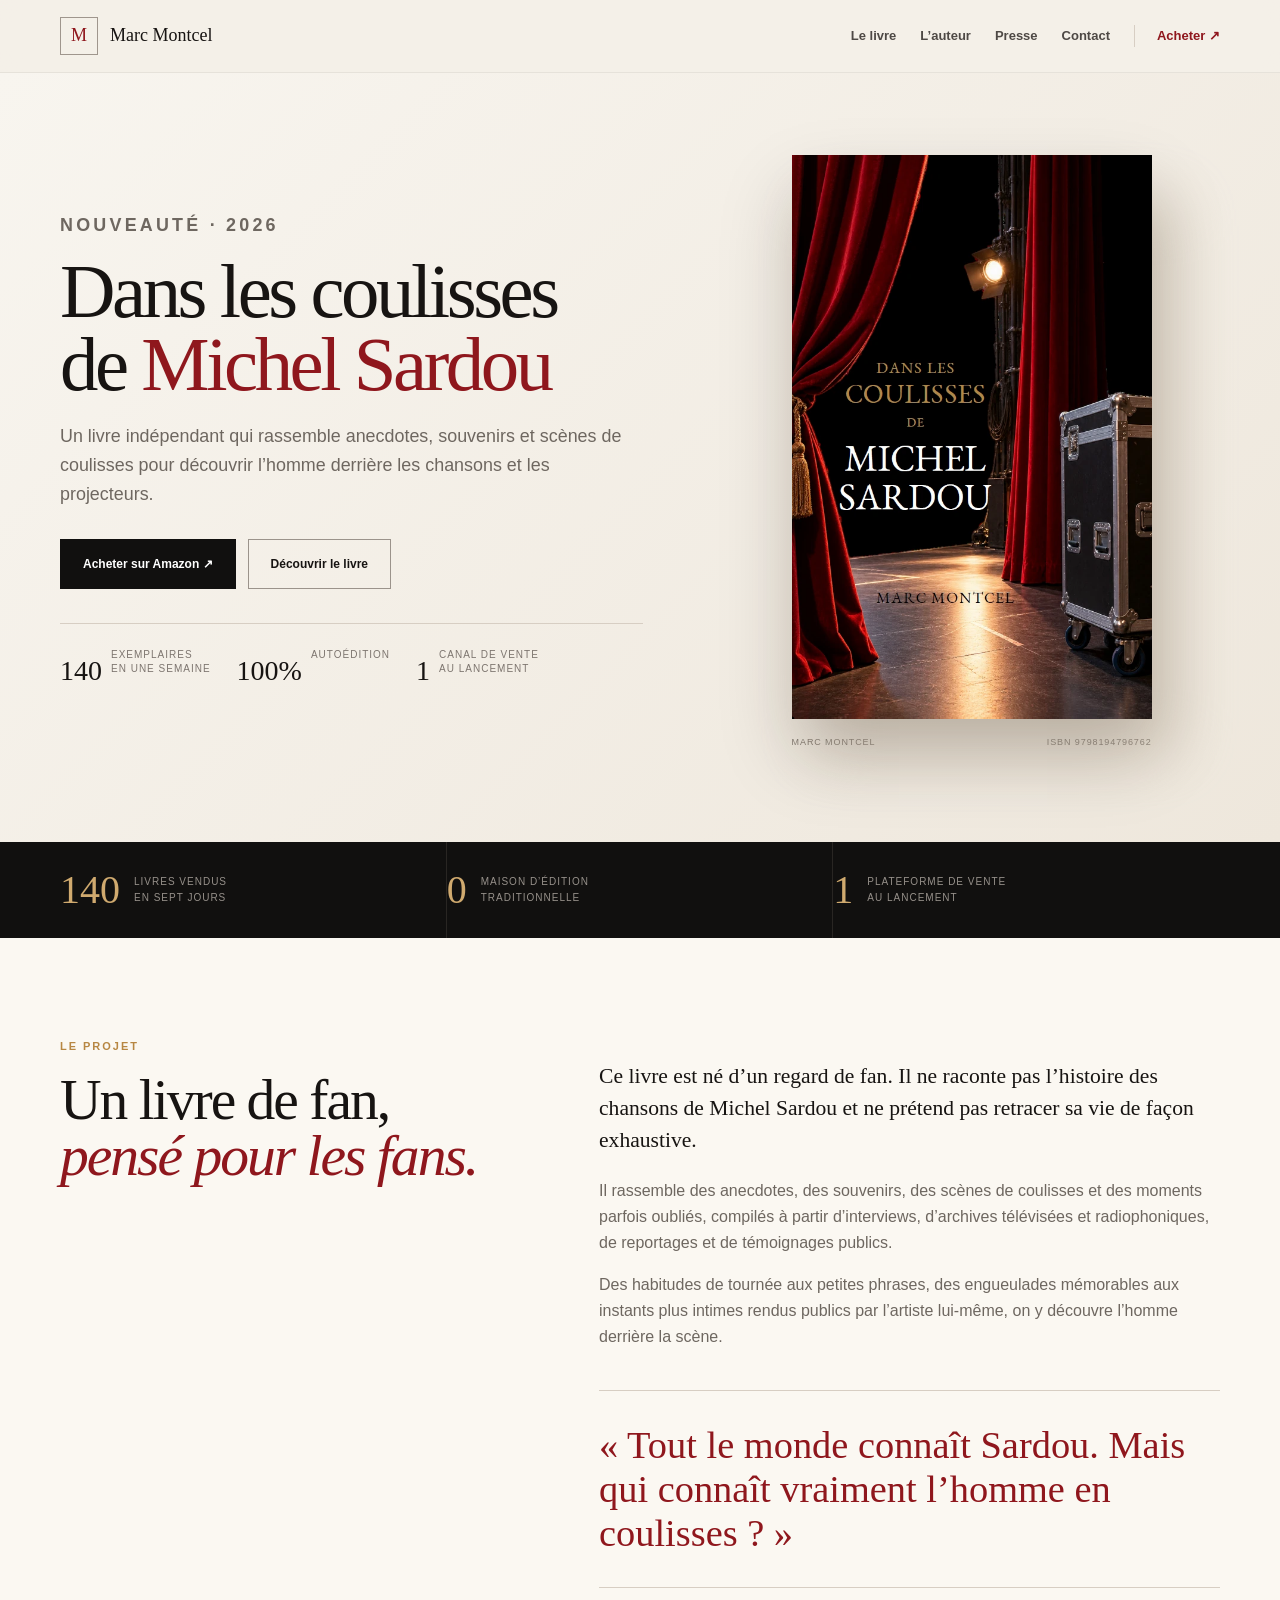
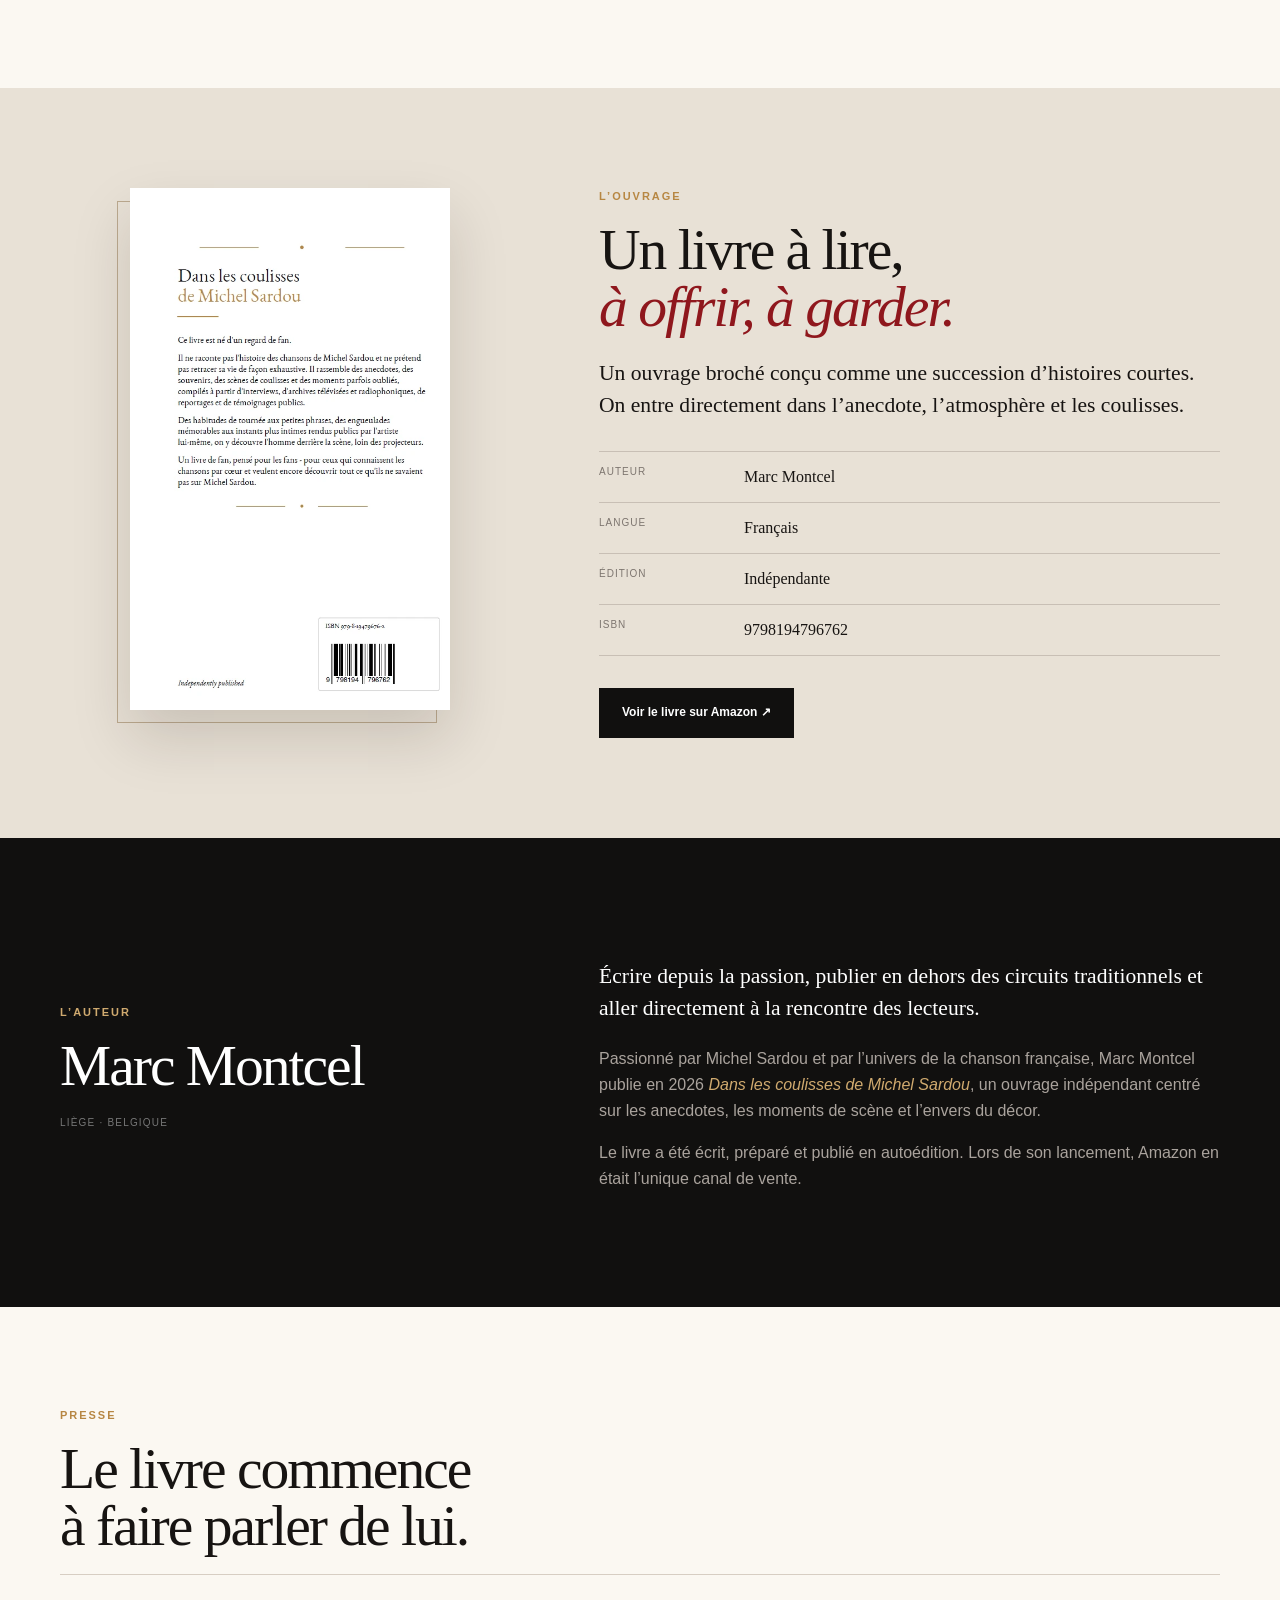
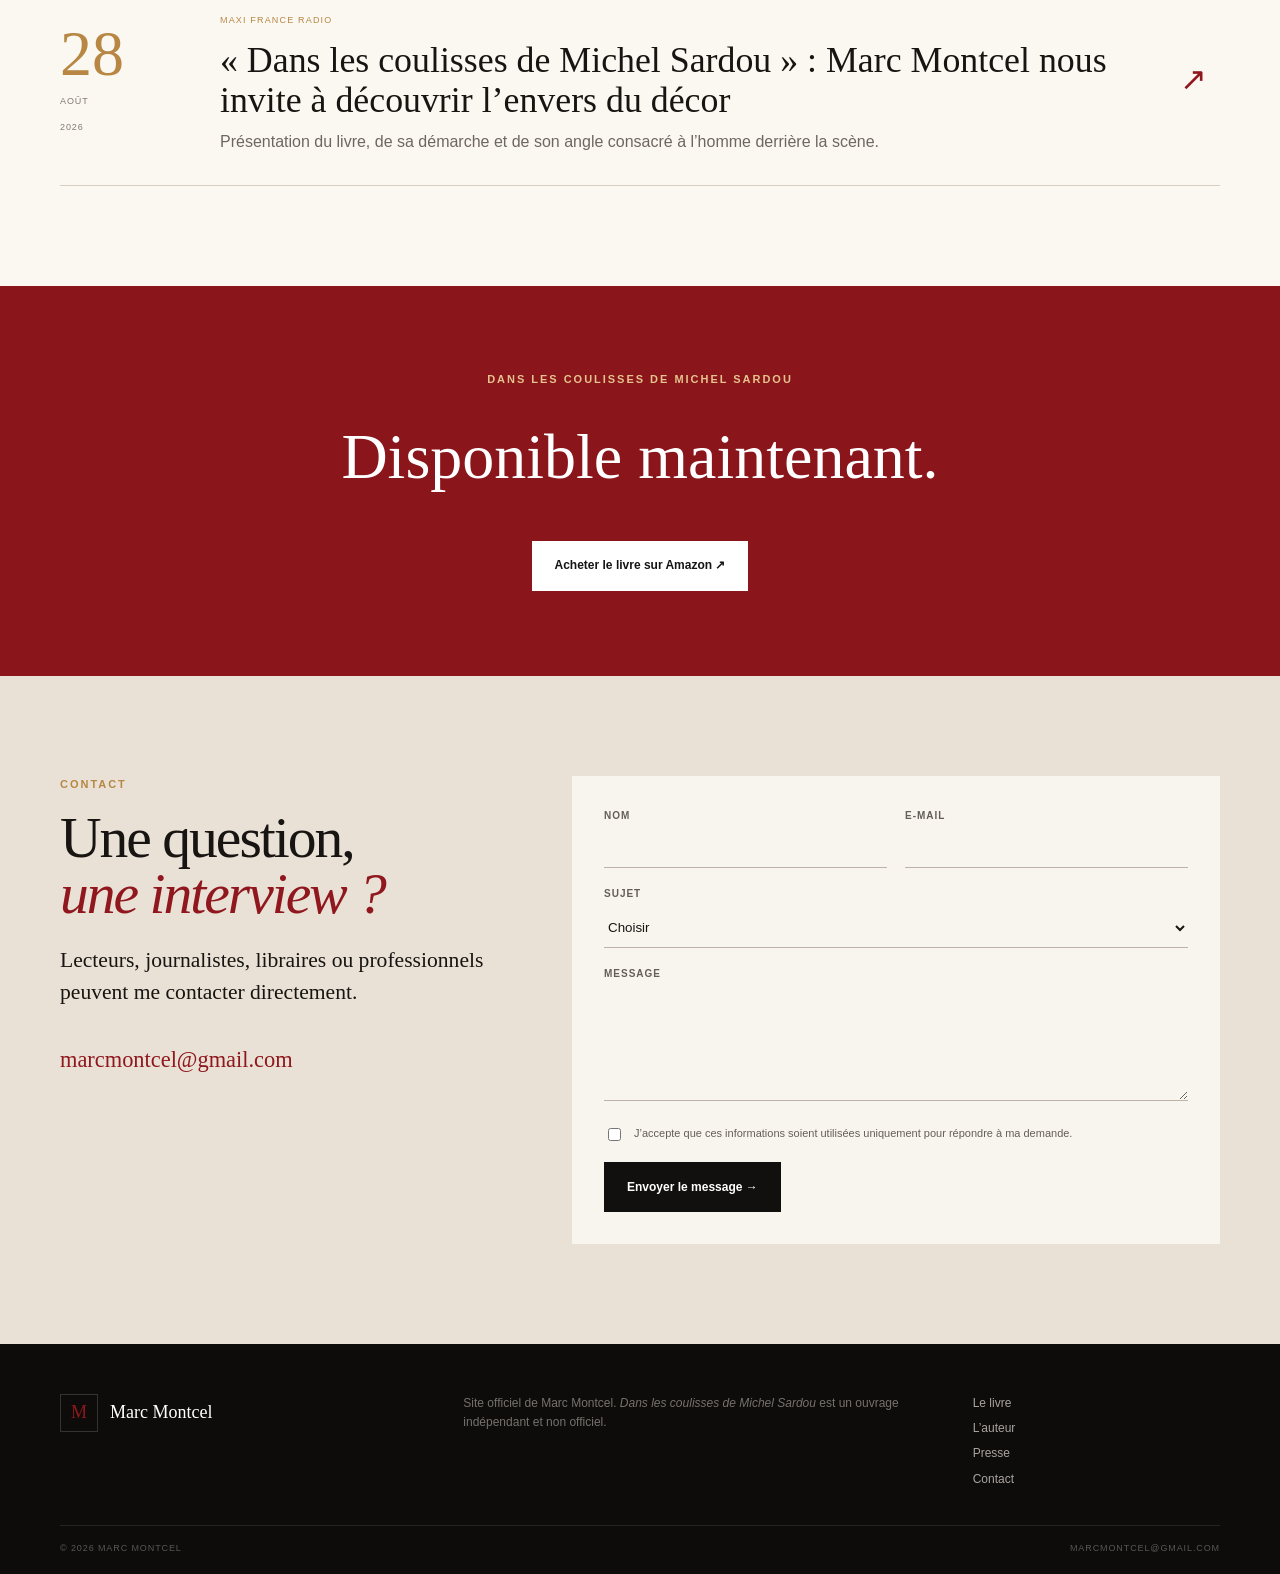
<file: livre.html>
<!doctype html><html><head><meta charset="utf-8"><meta name="robots" content="noindex"><meta http-equiv="refresh" content="0;url=/#livre"><script>location.replace("/#livre")</script></head><body></body></html>
</file>
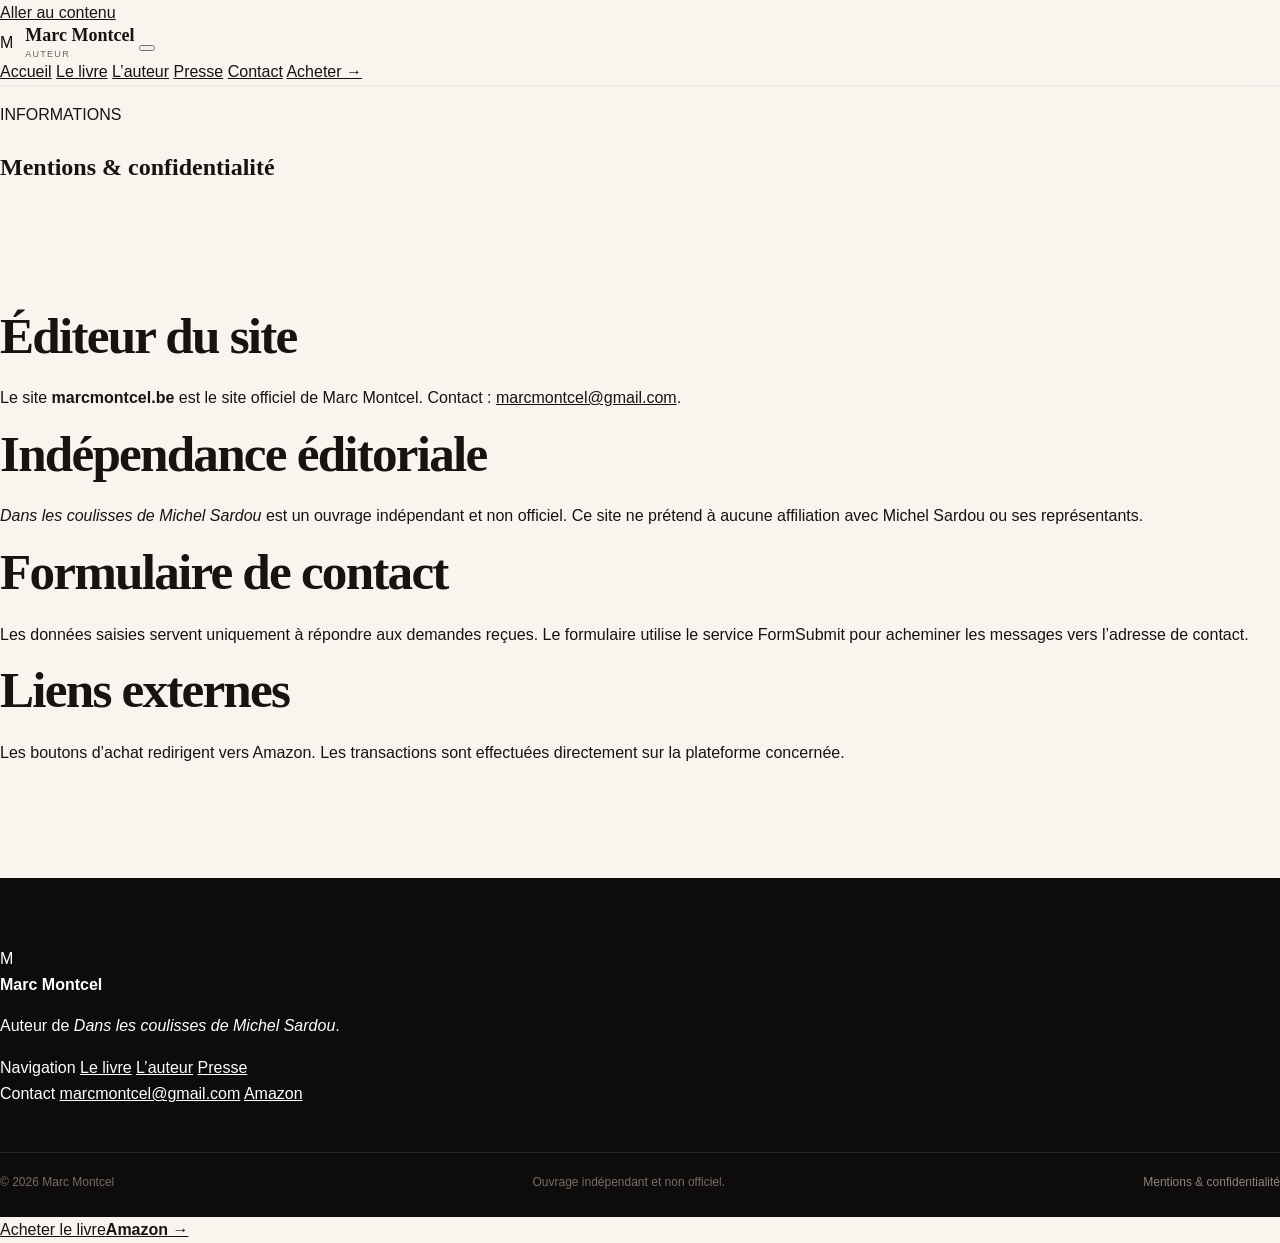
<file: mentions-legales.html>
<!doctype html>
<html lang="fr">
<head>
<meta charset="utf-8">
<meta name="viewport" content="width=device-width,initial-scale=1">
<title>Mentions et confidentialité — Marc Montcel</title>
<meta name="description" content="Mentions et informations relatives au site officiel de Marc Montcel.">
<meta name="robots" content="index,follow,max-image-preview:large">
<link rel="canonical" href="https://marcmontcel.be/mentions-legales.html">
<meta name="theme-color" content="#090707">
<meta property="og:locale" content="fr_BE">
<meta property="og:type" content="website">
<meta property="og:site_name" content="Marc Montcel">
<meta property="og:title" content="Mentions et confidentialité — Marc Montcel">
<meta property="og:description" content="Mentions et informations relatives au site officiel de Marc Montcel.">
<meta property="og:url" content="https://marcmontcel.be/mentions-legales.html">
<meta property="og:image" content="https://marcmontcel.be/img/og.jpg">
<meta property="og:image:width" content="1200">
<meta property="og:image:height" content="630">
<meta name="twitter:card" content="summary_large_image">

<link rel="icon" href="img/favicon.svg" type="image/svg+xml">
<link rel="preload" href="img/couverture.webp" as="image">
<link rel="stylesheet" href="css/style.css">
<script defer src="js/main.js"></script>


</head>
<body class="page-legal">
<a class="skip-link" href="#main">Aller au contenu</a>

<header class="site-header" data-header>
  <div class="container nav-inner">
    <a class="brand" href="index.html" aria-label="Marc Montcel — Accueil">
      <span class="brand-sign">M</span>
      <span class="brand-copy">
        <strong>Marc Montcel</strong>
        <small>Auteur</small>
      </span>
    </a>

    <button class="nav-toggle" type="button" aria-label="Ouvrir le menu" aria-expanded="false" data-nav-toggle>
      <span></span><span></span><span></span>
    </button>

    <nav class="nav-links" data-nav>
      <a href="index.html">Accueil</a>
      <a href="livre.html">Le livre</a>
      <a href="auteur.html">L’auteur</a>
      <a href="presse.html">Presse</a>
      <a href="contact.html">Contact</a>
      <a class="nav-buy" href="https://www.amazon.fr/dp/B0HGGFF3XF" target="_blank" rel="noopener">Acheter <span>→</span></a>
    </nav>
  </div>
</header>

<main id="main">
<section class="subhero subhero-simple subhero-short">
  <div class="container simple-hero-inner">
    <p class="eyebrow light"><span></span>INFORMATIONS</p>
    <h1>Mentions & confidentialité</h1>
  </div>
</section>
<section class="section">
  <div class="container legal-prose">
    <h2>Éditeur du site</h2>
    <p>Le site <strong>marcmontcel.be</strong> est le site officiel de Marc Montcel. Contact : <a href="mailto:marcmontcel@gmail.com">marcmontcel@gmail.com</a>.</p>
    <h2>Indépendance éditoriale</h2>
    <p><em>Dans les coulisses de Michel Sardou</em> est un ouvrage indépendant et non officiel. Ce site ne prétend à aucune affiliation avec Michel Sardou ou ses représentants.</p>
    <h2>Formulaire de contact</h2>
    <p>Les données saisies servent uniquement à répondre aux demandes reçues. Le formulaire utilise le service FormSubmit pour acheminer les messages vers l’adresse de contact.</p>
    <h2>Liens externes</h2>
    <p>Les boutons d’achat redirigent vers Amazon. Les transactions sont effectuées directement sur la plateforme concernée.</p>
  </div>
</section>
</main>

<footer class="site-footer">
  <div class="container footer-top">
    <div class="footer-main">
      <span class="footer-mark">M</span>
      <div>
        <strong>Marc Montcel</strong>
        <p>Auteur de <em>Dans les coulisses de Michel Sardou</em>.</p>
      </div>
    </div>
    <div class="footer-nav">
      <div>
        <span>Navigation</span>
        <a href="livre.html">Le livre</a>
        <a href="auteur.html">L’auteur</a>
        <a href="presse.html">Presse</a>
      </div>
      <div>
        <span>Contact</span>
        <a href="mailto:marcmontcel@gmail.com">marcmontcel@gmail.com</a>
        <a href="https://www.amazon.fr/dp/B0HGGFF3XF" target="_blank" rel="noopener">Amazon</a>
      </div>
    </div>
  </div>
  <div class="container footer-bottom">
    <span>© <span data-year></span> Marc Montcel</span>
    <span>Ouvrage indépendant et non officiel.</span>
    <a href="mentions-legales.html">Mentions & confidentialité</a>
  </div>
</footer>

<a class="mobile-buy" href="https://www.amazon.fr/dp/B0HGGFF3XF" target="_blank" rel="noopener">
  <span>Acheter le livre</span><strong>Amazon →</strong>
</a>

</body>
</html>
</file>
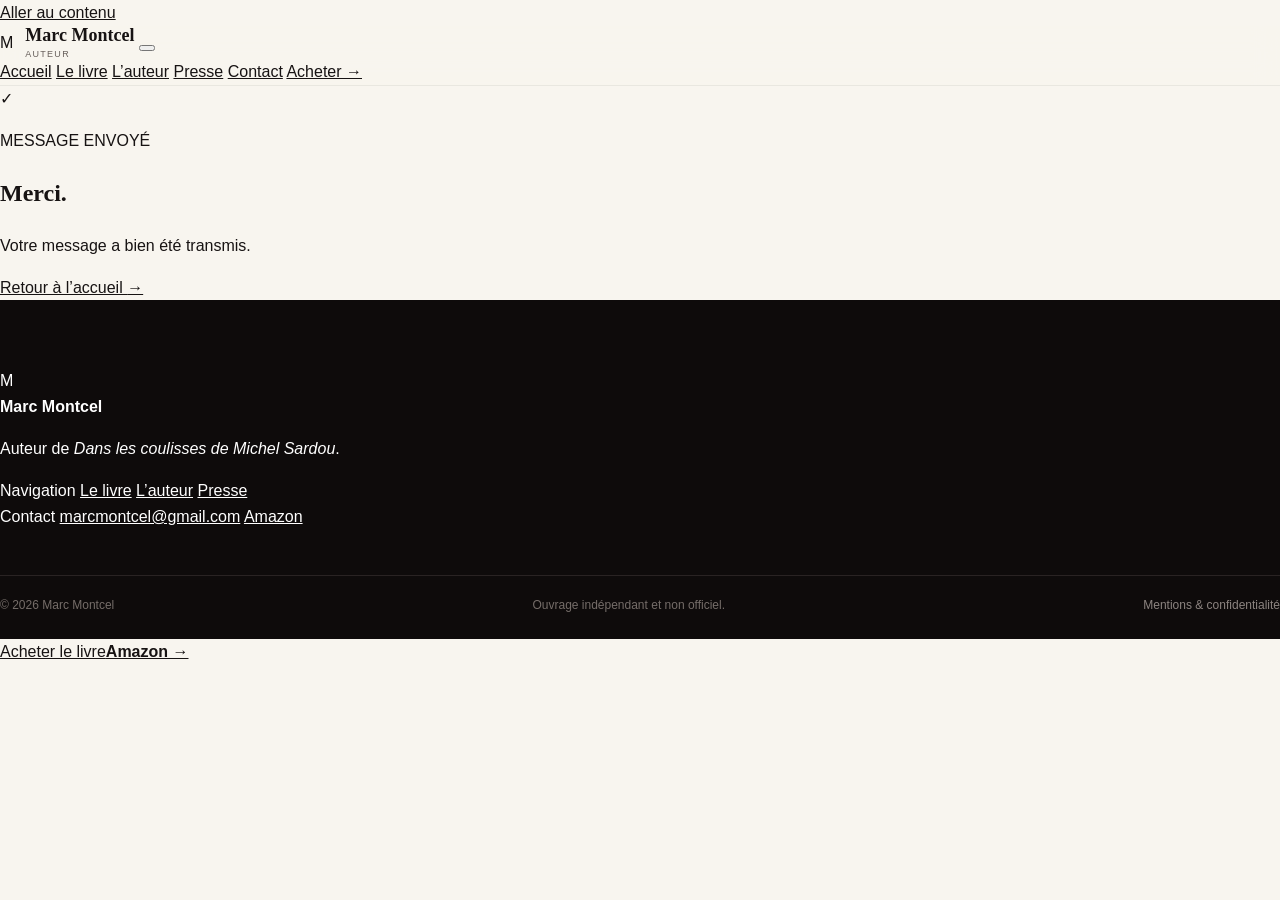
<file: merci.html>
<!doctype html>
<html lang="fr">
<head>
<meta charset="utf-8">
<meta name="viewport" content="width=device-width,initial-scale=1">
<title>Merci — Marc Montcel</title>
<meta name="description" content="Confirmation d'envoi du formulaire.">
<meta name="robots" content="index,follow,max-image-preview:large">
<link rel="canonical" href="https://marcmontcel.be/merci.html">
<meta name="theme-color" content="#090707">
<meta property="og:locale" content="fr_BE">
<meta property="og:type" content="website">
<meta property="og:site_name" content="Marc Montcel">
<meta property="og:title" content="Merci — Marc Montcel">
<meta property="og:description" content="Confirmation d'envoi du formulaire.">
<meta property="og:url" content="https://marcmontcel.be/merci.html">
<meta property="og:image" content="https://marcmontcel.be/img/og.jpg">
<meta property="og:image:width" content="1200">
<meta property="og:image:height" content="630">
<meta name="twitter:card" content="summary_large_image">

<link rel="icon" href="img/favicon.svg" type="image/svg+xml">
<link rel="preload" href="img/couverture.webp" as="image">
<link rel="stylesheet" href="css/style.css">
<script defer src="js/main.js"></script>


</head>
<body class="page-thanks">
<a class="skip-link" href="#main">Aller au contenu</a>

<header class="site-header" data-header>
  <div class="container nav-inner">
    <a class="brand" href="index.html" aria-label="Marc Montcel — Accueil">
      <span class="brand-sign">M</span>
      <span class="brand-copy">
        <strong>Marc Montcel</strong>
        <small>Auteur</small>
      </span>
    </a>

    <button class="nav-toggle" type="button" aria-label="Ouvrir le menu" aria-expanded="false" data-nav-toggle>
      <span></span><span></span><span></span>
    </button>

    <nav class="nav-links" data-nav>
      <a href="index.html">Accueil</a>
      <a href="livre.html">Le livre</a>
      <a href="auteur.html">L’auteur</a>
      <a href="presse.html">Presse</a>
      <a href="contact.html">Contact</a>
      <a class="nav-buy" href="https://www.amazon.fr/dp/B0HGGFF3XF" target="_blank" rel="noopener">Acheter <span>→</span></a>
    </nav>
  </div>
</header>

<main id="main">
<section class="thankyou">
  <div class="container thankyou-inner">
    <span class="thank-mark">✓</span>
    <p class="eyebrow light"><span></span>MESSAGE ENVOYÉ</p>
    <h1>Merci.</h1>
    <p>Votre message a bien été transmis.</p>
    <a class="button button-gold" href="index.html">Retour à l’accueil <b>→</b></a>
  </div>
</section>
</main>

<footer class="site-footer">
  <div class="container footer-top">
    <div class="footer-main">
      <span class="footer-mark">M</span>
      <div>
        <strong>Marc Montcel</strong>
        <p>Auteur de <em>Dans les coulisses de Michel Sardou</em>.</p>
      </div>
    </div>
    <div class="footer-nav">
      <div>
        <span>Navigation</span>
        <a href="livre.html">Le livre</a>
        <a href="auteur.html">L’auteur</a>
        <a href="presse.html">Presse</a>
      </div>
      <div>
        <span>Contact</span>
        <a href="mailto:marcmontcel@gmail.com">marcmontcel@gmail.com</a>
        <a href="https://www.amazon.fr/dp/B0HGGFF3XF" target="_blank" rel="noopener">Amazon</a>
      </div>
    </div>
  </div>
  <div class="container footer-bottom">
    <span>© <span data-year></span> Marc Montcel</span>
    <span>Ouvrage indépendant et non officiel.</span>
    <a href="mentions-legales.html">Mentions & confidentialité</a>
  </div>
</footer>

<a class="mobile-buy" href="https://www.amazon.fr/dp/B0HGGFF3XF" target="_blank" rel="noopener">
  <span>Acheter le livre</span><strong>Amazon →</strong>
</a>

</body>
</html>
</file>
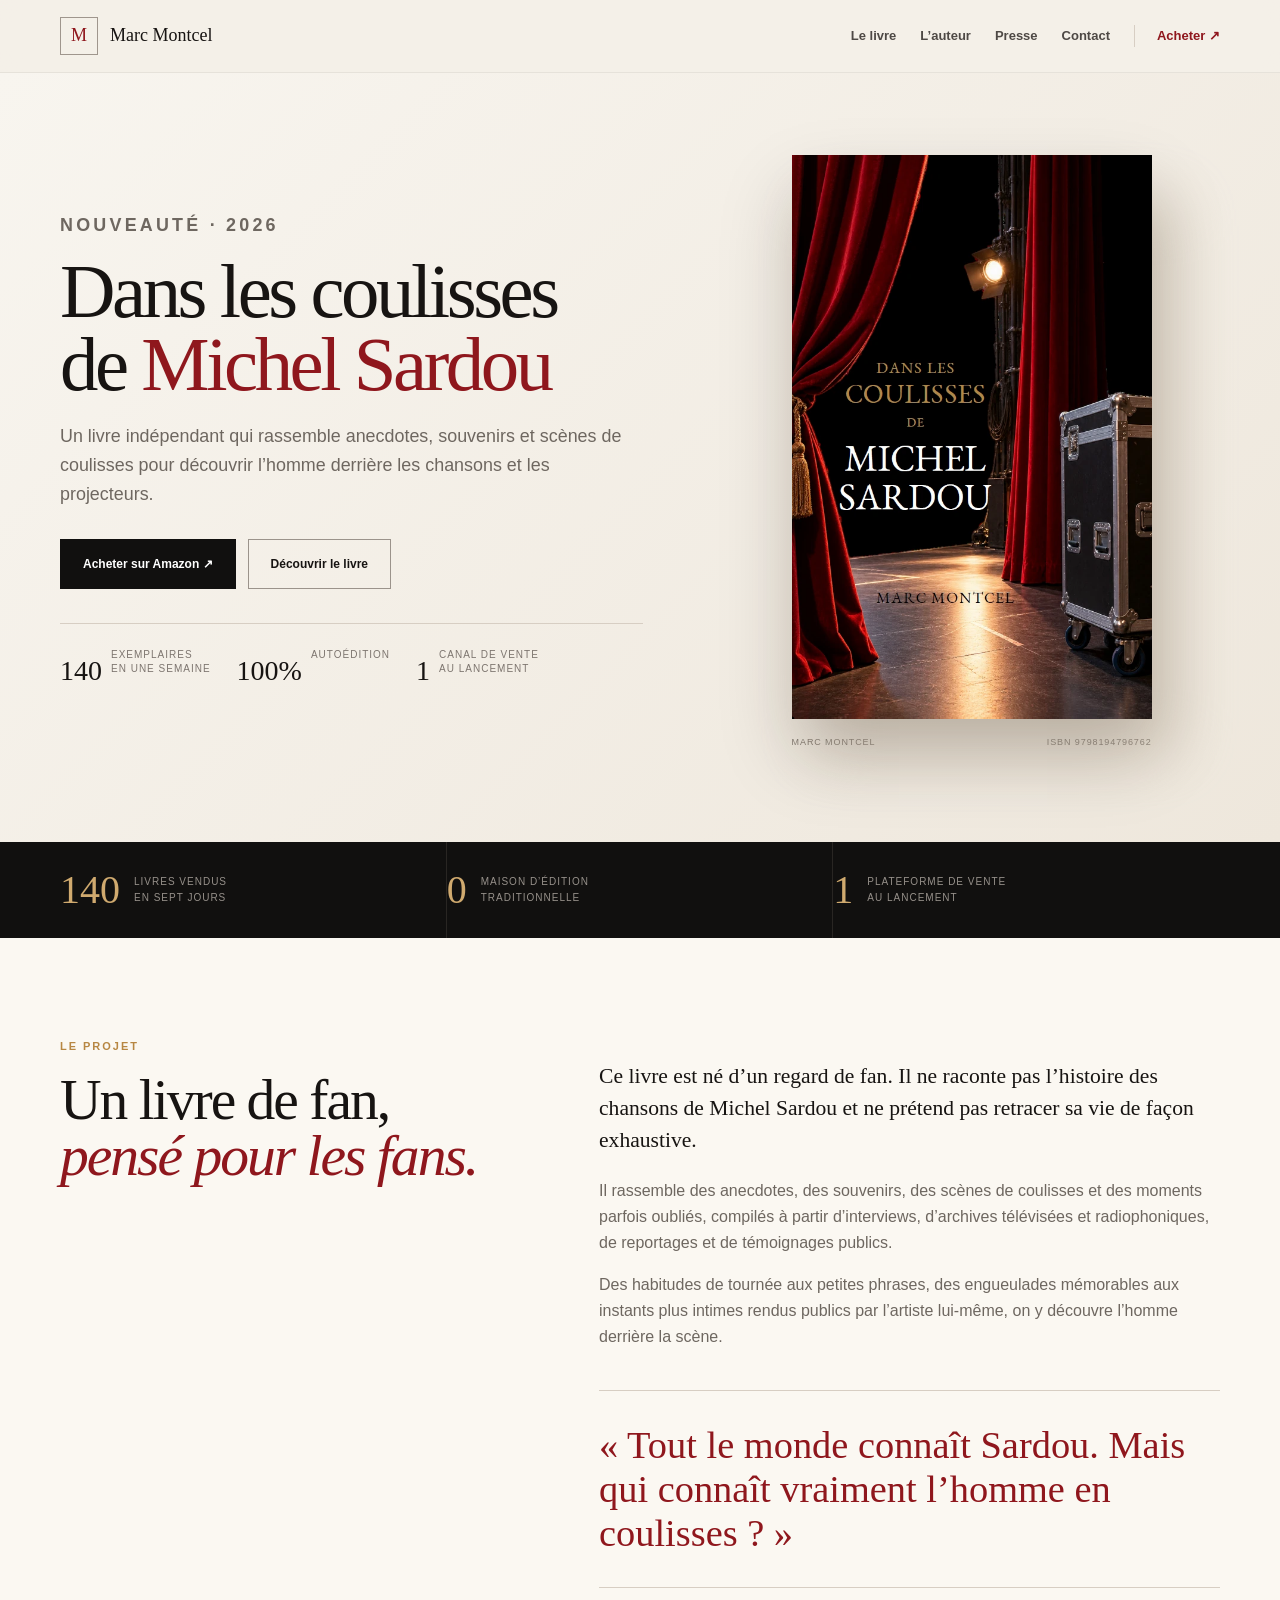
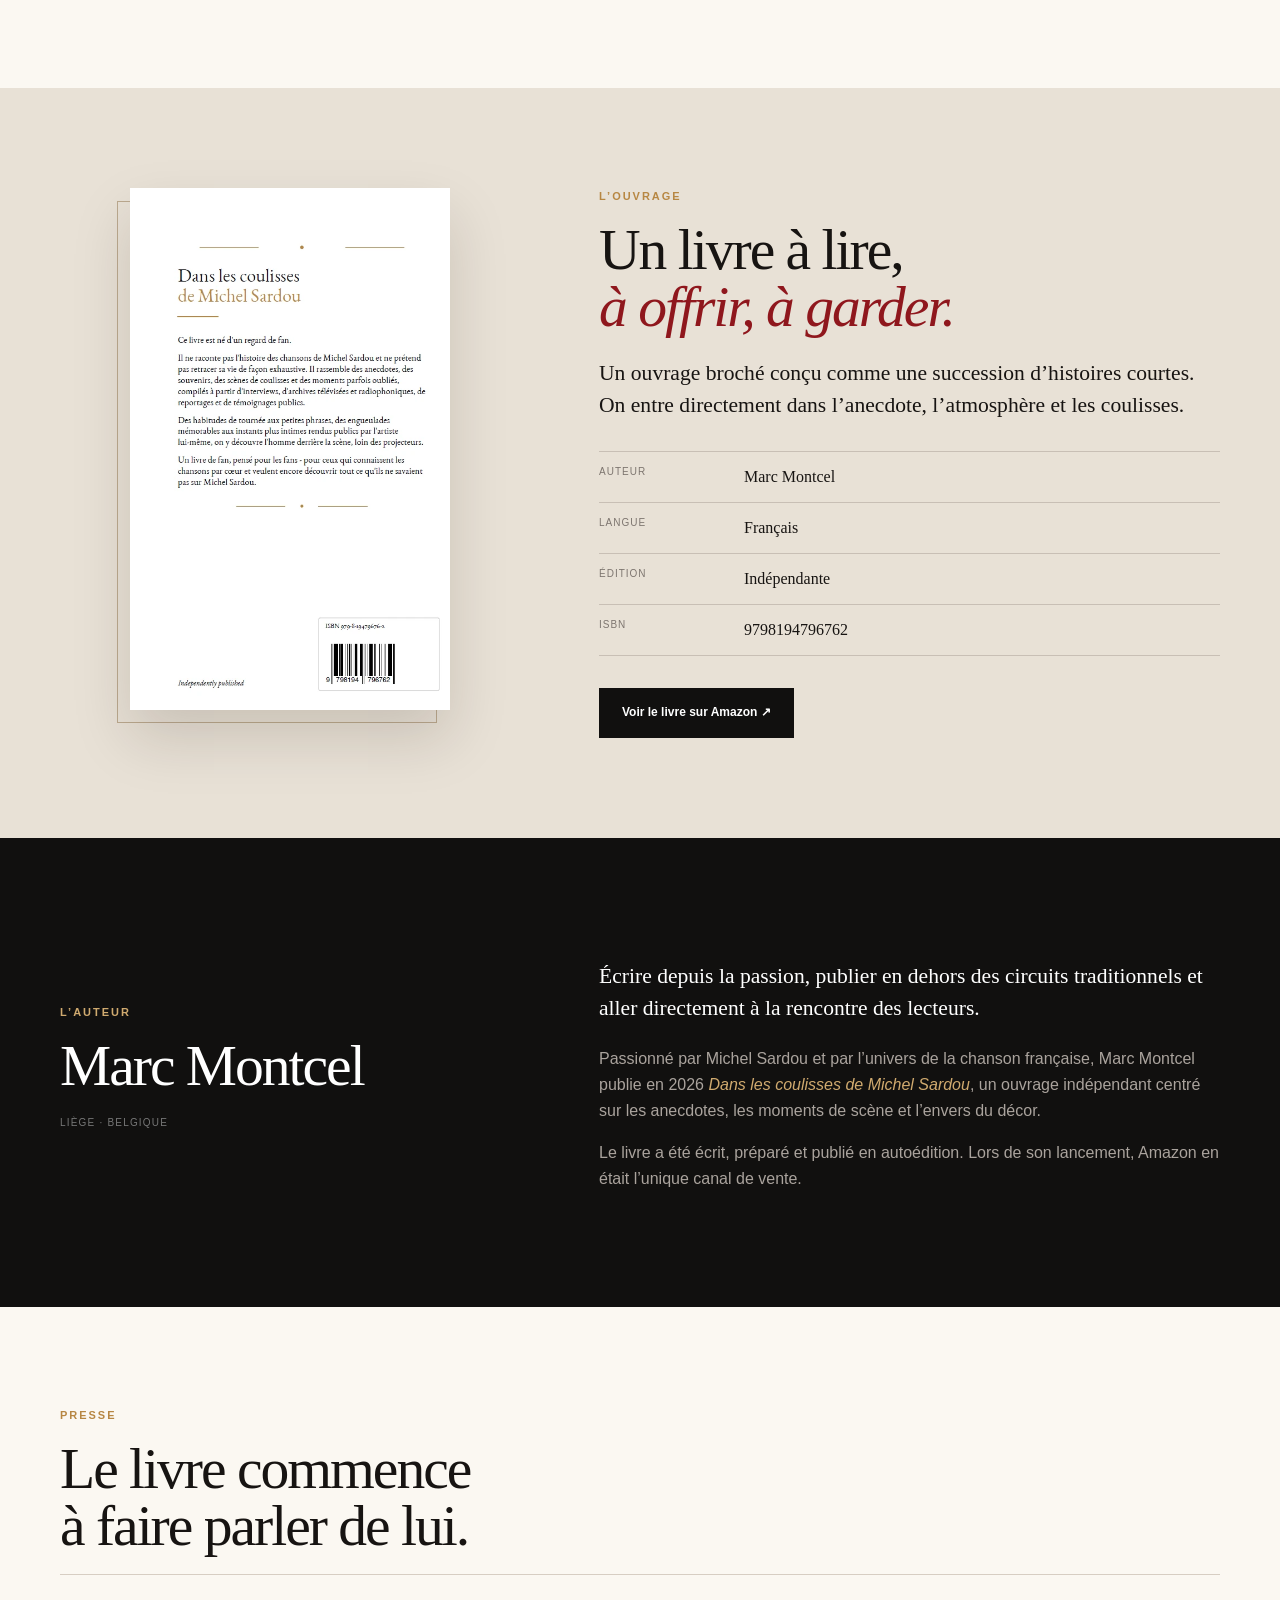
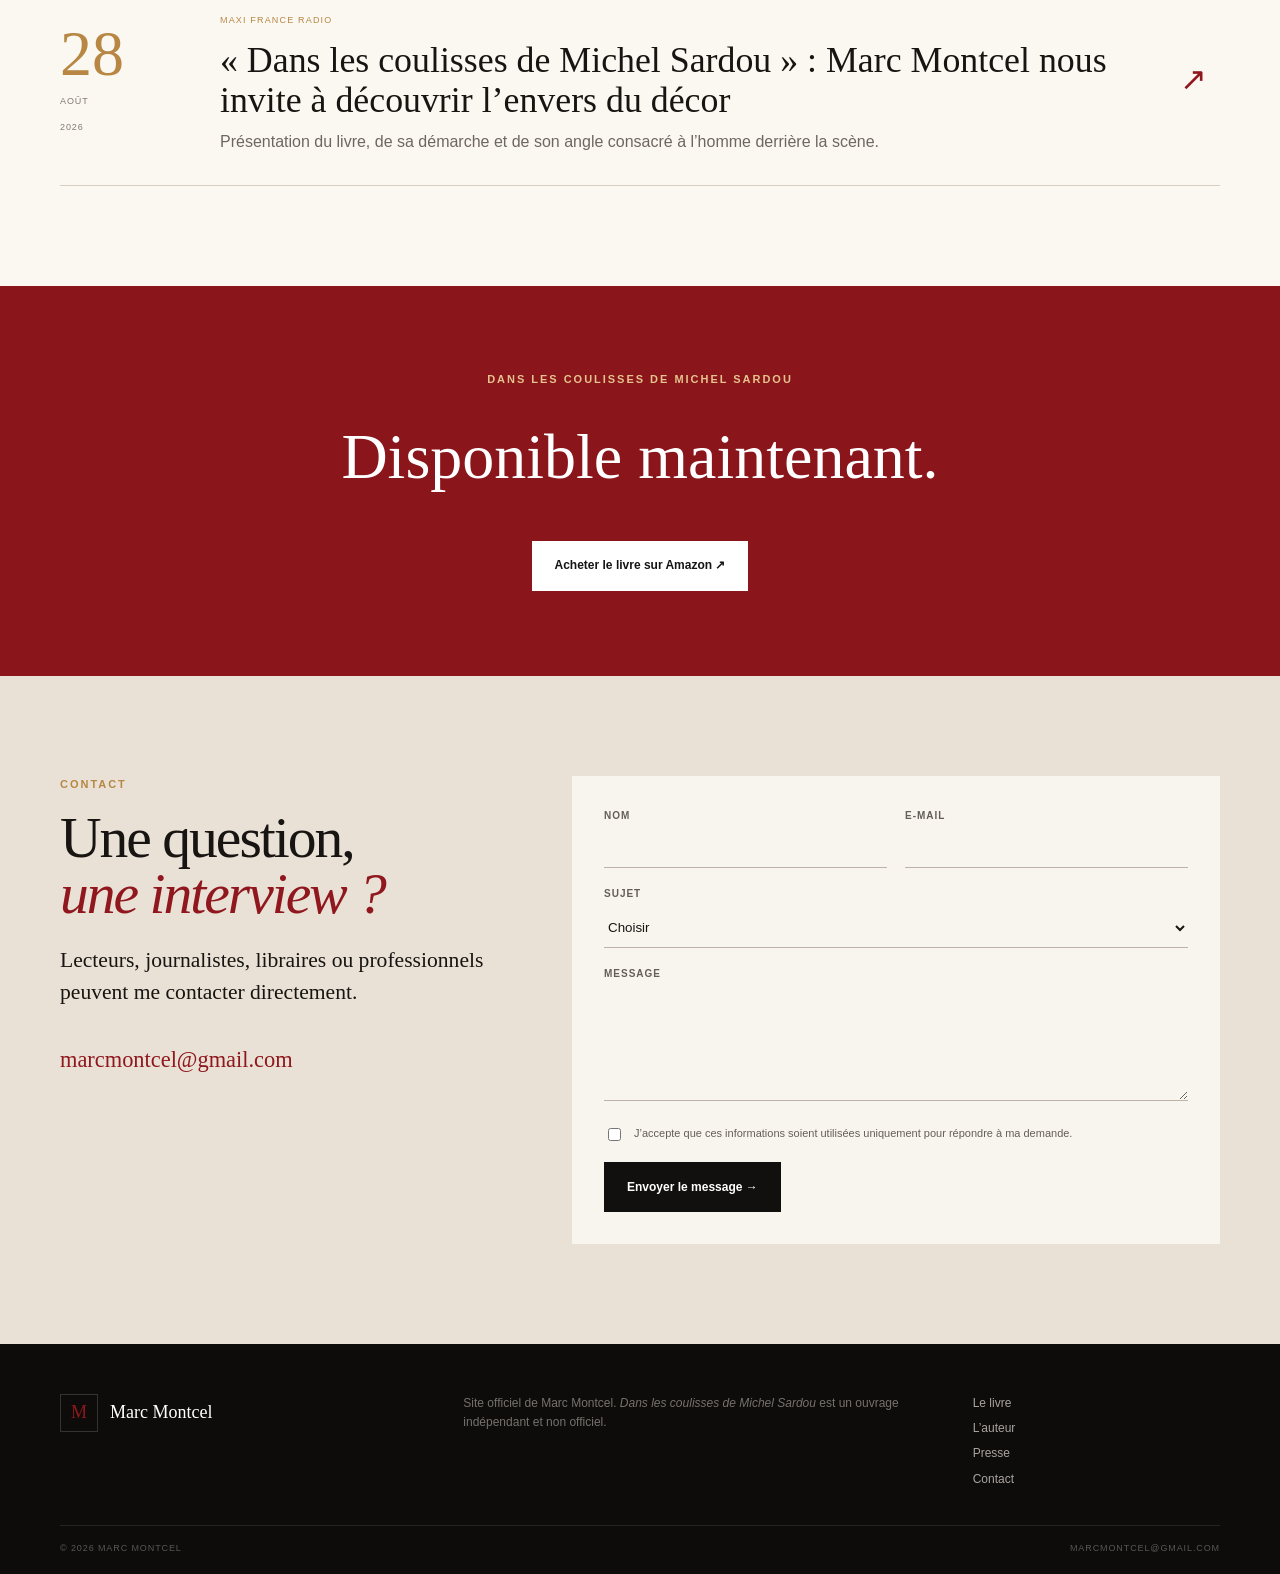
<file: presse.html>
<!doctype html><html><head><meta charset="utf-8"><meta name="robots" content="noindex"><meta http-equiv="refresh" content="0;url=/#presse"><script>location.replace("/#presse")</script></head><body></body></html>
</file>
<file: css/style.css>
:root{
 --ink:#171313;--muted:#68605b;--paper:#f8f5ef;--white:#fff;
 --red:#8f1018;--red2:#c2222b;--gold:#c28a37;--line:#ded7ce;
 --dark:#120f0f;--soft:#eee8df;--max:1180px;--radius:22px;
 --shadow:0 30px 70px rgba(30,10,10,.18);
}
*{box-sizing:border-box} html{scroll-behavior:smooth}
body{margin:0;background:var(--paper);color:var(--ink);font-family:Arial,Helvetica,sans-serif;line-height:1.62;-webkit-font-smoothing:antialiased}
h1,h2,h3,.brand strong,.email-big{font-family:Georgia,"Times New Roman",serif}
a{color:inherit} img{max-width:100%;height:auto;display:block}
.shell{width:min(calc(100% - 40px),var(--max));margin-inline:auto}.narrow{max-width:860px}.center{text-align:center}
.skip{position:absolute;left:-10000px}.skip:focus{left:12px;top:12px;background:#fff;padding:10px 15px;z-index:1000}
.site-header{position:sticky;top:0;z-index:60;background:rgba(248,245,239,.94);backdrop-filter:blur(12px);border-bottom:1px solid rgba(0,0,0,.06)}
.nav-shell{height:78px;display:flex;align-items:center;justify-content:space-between;gap:20px}
.brand{display:inline-flex;align-items:center;gap:12px;text-decoration:none}.brand>span:last-child{display:flex;flex-direction:column;line-height:1.05}
.brand strong{font-size:18px}.brand small{text-transform:uppercase;letter-spacing:.14em;font-size:9px;color:var(--muted);margin-top:5px}
.brand-monogram{width:42px;height:42px;border-radius:50%;display:grid;place-items:center;background:var(--dark);color:var(--gold);font-weight:700;font-size:13px}
.main-nav{display:flex;align-items:center;gap:24px}.main-nav a{text-decoration:none;font-size:14px;font-weight:700}.main-nav a:not(.btn):hover{color:var(--red)}
.menu-btn{display:none;background:transparent;border:0;padding:8px}.menu-btn span{display:block;width:25px;height:2px;background:var(--ink);margin:5px}
.btn{display:inline-flex;align-items:center;justify-content:center;gap:8px;min-height:50px;padding:0 23px;border:1px solid var(--red);border-radius:999px;background:var(--red);color:#fff;text-decoration:none;font-weight:800;cursor:pointer;transition:.18s transform,.18s background}
.btn:hover{transform:translateY(-2px);background:#6f0b12;border-color:#6f0b12}.btn-sm{min-height:40px;padding:0 18px;font-size:13px!important}
.btn-outline{background:transparent;color:var(--ink);border-color:var(--ink)}.btn-outline:hover{background:var(--ink);color:#fff;border-color:var(--ink)}
.btn-light{background:#fff;border-color:#fff;color:var(--ink)}.btn-light:hover{background:#ece8e3;border-color:#ece8e3}
.amazon-a{font-family:Georgia,serif;font-size:22px;font-weight:700;color:#ffb23e;line-height:1}
.kicker{margin:0 0 15px;text-transform:uppercase;letter-spacing:.16em;color:var(--red);font-size:12px;font-weight:900}.gold{color:#e1a54d}
.hero{min-height:calc(100vh - 78px);display:flex;align-items:center;overflow:hidden;background:linear-gradient(110deg,#faf7f1 0%,#f7f2ea 55%,#ede4d8 100%)}
.hero-grid{display:grid;grid-template-columns:1.08fr .92fr;align-items:center;gap:80px;padding:72px 0}
.hero h1{font-size:clamp(3.4rem,6vw,6.4rem);letter-spacing:-.055em;line-height:.98;margin:.12em 0 .28em;max-width:780px}.hero h1 em{font-style:normal;color:var(--red)}
.lead{font-size:clamp(1.08rem,1.8vw,1.32rem);color:var(--muted);max-width:720px}.actions{display:flex;flex-wrap:wrap;gap:12px;margin:30px 0 36px}
.launch-proof{display:flex;gap:30px;flex-wrap:wrap;border-top:1px solid var(--line);padding-top:25px}.launch-proof div{display:flex;gap:10px;align-items:flex-start}.launch-proof strong{font-family:Georgia,serif;font-size:28px;line-height:1;color:var(--ink)}.launch-proof span{font-size:12px;color:var(--muted);line-height:1.35}
.cover-stage{position:relative;min-height:650px;display:grid;place-items:center;isolation:isolate}.cover-link{display:block;width:min(365px,77%);position:relative;z-index:4;transform:rotate(1.6deg);transition:.25s transform;filter:drop-shadow(0 35px 35px rgba(0,0,0,.32))}.cover-link:hover{transform:rotate(0deg) translateY(-7px)}
.cover-link img{border-radius:2px}.curtain{position:absolute;top:-70px;bottom:-70px;width:28%;z-index:2;background:linear-gradient(90deg,#3a0206,#9e101b 42%,#500509 78%,#240103);box-shadow:inset 0 0 25px rgba(0,0,0,.65)}
.curtain-left{left:-13%;transform:skewX(-7deg)}.curtain-right{right:-13%;transform:skewX(7deg)}
.spotlight{position:absolute;width:80%;height:90%;top:0;z-index:1;background:radial-gradient(ellipse at 50% 28%,rgba(255,211,142,.65),rgba(255,190,100,.12) 35%,transparent 68%);filter:blur(5px)}
.section{padding:96px 0}.section h2{font-size:clamp(2.3rem,4vw,4rem);line-height:1.04;letter-spacing:-.035em;margin:.12em 0 .45em}
.two-col{display:grid;grid-template-columns:.8fr 1.2fr;gap:80px}.richtext{color:#4f4844;font-size:1.07rem}.richtext p{margin:0 0 1.25em}.arrow-link{font-weight:800;color:var(--red);text-decoration:none}.arrow-link:hover{text-decoration:underline}
.dark-band{background:var(--dark);color:#fff}.dark-band p{color:#c9c0bc}.band-head{max-width:830px}.band-head>p:last-child{font-size:1.15rem;max-width:720px}
.stat-cards{display:grid;grid-template-columns:repeat(3,1fr);gap:16px;margin-top:46px}.stat-cards article{border:1px solid #302828;border-radius:var(--radius);padding:30px;background:#191414}.stat-cards strong{display:block;font-family:Georgia,serif;font-size:3.7rem;color:#fff;line-height:1}.stat-cards span{color:#bdb4b0;font-size:.92rem}
.press-highlight{display:grid;grid-template-columns:120px 1fr auto;align-items:center;gap:35px;border-top:1px solid var(--line);border-bottom:1px solid var(--line);padding-top:42px;padding-bottom:42px}.press-logo{font-size:13px;letter-spacing:.18em;font-weight:900;border:1px solid var(--ink);padding:24px 10px;text-align:center}.press-highlight h2{font-size:clamp(1.8rem,3vw,2.9rem);margin:.15em 0}.press-highlight p{color:var(--muted)}
.book-strip{background:var(--soft)}.book-strip-grid{display:grid;grid-template-columns:300px 1fr;gap:75px;align-items:center}.book-strip img{box-shadow:var(--shadow);border-radius:4px}.lead-small{color:var(--muted);font-size:1.1rem;margin-bottom:28px}
.faq-grid{display:grid;grid-template-columns:repeat(3,1fr);gap:18px}.faq-grid article{background:#fff;border:1px solid var(--line);border-radius:var(--radius);padding:28px}.faq-grid h3{font-size:1.35rem;margin:0 0 10px}.faq-grid p{color:var(--muted);margin:0}
.page-hero{padding:90px 0 75px;border-bottom:1px solid var(--line);background:linear-gradient(135deg,#faf8f3,#efe8df)}.page-hero h1{font-size:clamp(3.2rem,6vw,5.8rem);letter-spacing:-.055em;line-height:1;margin:.1em 0 .28em}
.page-hero-grid{display:grid;grid-template-columns:1fr 340px;gap:70px;align-items:center}.page-cover{width:100%;box-shadow:var(--shadow);transform:rotate(1.5deg)}
.content-grid{display:grid;grid-template-columns:280px 1fr;gap:80px;align-items:start}.book-facts{position:sticky;top:108px;border:1px solid var(--line);border-radius:var(--radius);overflow:hidden;background:#fff}.book-facts div{padding:18px 20px;border-bottom:1px solid var(--line);display:flex;flex-direction:column}.book-facts div:last-child{border-bottom:0}.book-facts span{font-size:10px;text-transform:uppercase;letter-spacing:.12em;color:var(--muted)}.book-facts strong{margin-top:2px}
.article-text{max-width:790px}.article-text h2{margin-top:1.2em}.article-text blockquote{margin:42px 0;padding:28px;border-left:5px solid var(--red);background:#fff;font-family:Georgia,serif;font-size:1.35rem;color:var(--ink)}
.buy-panel{margin-top:50px;border-radius:var(--radius);padding:30px;background:var(--dark);color:#fff;display:flex;justify-content:space-between;align-items:center;gap:30px}.buy-panel h3{font-size:1.8rem;margin:.2em 0}
.back-cover-section{background:#eee8df}.back-grid{display:grid;grid-template-columns:1fr 380px;gap:80px;align-items:center}.back-grid img{box-shadow:var(--shadow)}
.author-layout{display:grid;grid-template-columns:340px 1fr;gap:80px;align-items:start}.monogram-card{aspect-ratio:4/5;background:linear-gradient(135deg,#150d0e,#4d0b0f);border-radius:var(--radius);box-shadow:var(--shadow);display:flex;flex-direction:column;align-items:center;justify-content:center;color:#fff}.monogram-card span{font-family:Georgia,serif;font-size:6rem;color:var(--gold)}.monogram-card small{letter-spacing:.18em;text-transform:uppercase}.big-first{font-size:1.28rem!important;color:var(--ink)!important}
.press-facts{display:grid;grid-template-columns:repeat(3,1fr);gap:1px;background:var(--line);border:1px solid var(--line);border-radius:var(--radius);overflow:hidden}.press-facts article{background:#fff;padding:26px;display:flex;flex-direction:column}.press-facts span{font-size:10px;text-transform:uppercase;letter-spacing:.12em;color:var(--muted);margin-bottom:4px}.pale{background:var(--soft)}
.media-card{display:grid;grid-template-columns:110px 1fr;gap:36px;background:#fff;border:1px solid var(--line);border-radius:var(--radius);padding:34px}.media-date{font-family:Georgia,serif;font-size:3.2rem;color:var(--red);line-height:.8;border-right:1px solid var(--line)}.media-date small{font-family:Arial,sans-serif;font-size:10px;letter-spacing:.15em;color:var(--muted)}.media-card h2{font-size:clamp(1.8rem,3vw,3rem)}.source{font-size:11px;letter-spacing:.14em;font-weight:900;color:var(--red)}
.media-angle{display:grid;grid-template-columns:.8fr 1.2fr;gap:75px}.press-contact{display:grid;grid-template-columns:1fr 1fr;gap:60px;align-items:center}.email-big{font-size:clamp(1.5rem,3vw,2.4rem);display:block;color:#fff;margin-bottom:24px;text-decoration:none;overflow-wrap:anywhere}
.contact-layout{display:grid;grid-template-columns:.72fr 1.28fr;gap:60px;align-items:start}.dark-email{color:var(--ink);font-size:clamp(1.4rem,2.5vw,2rem)}.contact-side p{color:var(--muted)}.contact-mini{margin-top:42px;padding-top:24px;border-top:1px solid var(--line);display:flex;flex-direction:column;gap:5px}.contact-mini a{color:var(--red);font-weight:800;text-decoration:none}
.contact-form{background:#fff;border:1px solid var(--line);border-radius:var(--radius);padding:34px;box-shadow:0 14px 45px rgba(40,20,20,.06)}.field-row{display:grid;grid-template-columns:1fr 1fr;gap:18px}
.contact-form label{display:block;font-weight:800;font-size:13px;margin-bottom:18px}.contact-form input,.contact-form select,.contact-form textarea{width:100%;margin-top:7px;padding:14px 15px;border:1px solid #ccc2b8;border-radius:11px;background:#fcfaf7;font:inherit;color:var(--ink);outline:none}.contact-form input:focus,.contact-form select:focus,.contact-form textarea:focus{border-color:var(--red);box-shadow:0 0 0 3px rgba(143,16,24,.08)}
.privacy-check{display:flex!important;align-items:flex-start;gap:10px;font-weight:400!important;color:var(--muted)}.privacy-check input{width:auto!important;margin-top:5px!important}.submit-btn{border:0}.form-note{font-size:12px;color:var(--muted);margin-top:16px}
.thanks{min-height:65vh;display:flex;align-items:center}.thanks .btn{margin-top:18px}
.site-footer{background:#0e0b0b;color:#fff;padding:68px 0 24px}.footer-grid{display:grid;grid-template-columns:1.4fr .7fr .7fr;gap:60px}.footer-brand .brand-monogram{background:#fff;color:var(--red)}.footer-brand small{color:#8d8581}.footer-intro{max-width:490px;color:#bdb4b0;margin-top:22px}.fine{font-size:12px;color:#776e6a;max-width:520px}.footer-col{display:flex;flex-direction:column;gap:9px}.footer-col strong{margin-bottom:6px}.footer-col a{color:#aaa29e;text-decoration:none;font-size:14px}.footer-col a:hover{color:#fff}.footer-bottom{border-top:1px solid #292323;margin-top:45px;padding-top:20px;display:flex;justify-content:space-between;font-size:12px;color:#756d69}.footer-bottom a{color:#8c8480;text-decoration:none}
@media(max-width:920px){
 .menu-btn{display:block}.main-nav{display:none;position:absolute;top:70px;left:20px;right:20px;flex-direction:column;align-items:stretch;background:#fff;border:1px solid var(--line);border-radius:18px;padding:18px;box-shadow:var(--shadow)}.main-nav.open{display:flex}.main-nav .btn{width:100%}
 .hero-grid,.two-col,.content-grid,.author-layout,.media-angle,.contact-layout,.press-contact{grid-template-columns:1fr}.hero-grid{gap:35px}.hero-copy{order:1}.cover-stage{order:2;min-height:570px}.hero{min-height:auto}
 .page-hero-grid{grid-template-columns:1fr 260px}.book-facts{position:static;display:grid;grid-template-columns:repeat(2,1fr)}
 .stat-cards,.faq-grid,.press-facts{grid-template-columns:repeat(2,1fr)}.press-highlight{grid-template-columns:90px 1fr}.press-highlight .btn{grid-column:2}
 .book-strip-grid{grid-template-columns:240px 1fr}.back-grid{grid-template-columns:1fr 300px}.footer-grid{grid-template-columns:1fr 1fr}.footer-grid>div:first-child{grid-column:1/-1}
}
@media(max-width:620px){
 .shell{width:min(calc(100% - 28px),var(--max))}.nav-shell{height:68px}.hero-grid{padding:55px 0}.hero h1{font-size:3.25rem}.hero .lead{font-size:1.05rem}.cover-stage{min-height:510px}.cover-link{width:70%}.curtain{width:33%}.section{padding:68px 0}
 .launch-proof{gap:18px}.launch-proof div{width:calc(50% - 9px)}.stat-cards,.faq-grid,.press-facts{grid-template-columns:1fr}.press-highlight{grid-template-columns:1fr;gap:20px}.press-highlight .btn{grid-column:auto}.press-logo{width:100px}
 .book-strip-grid,.page-hero-grid,.back-grid{grid-template-columns:1fr}.book-strip-grid img,.page-cover,.back-grid img{width:72%;margin-inline:auto}.page-hero{padding:65px 0}.page-hero h1{font-size:3.2rem}
 .book-facts{grid-template-columns:1fr}.buy-panel{flex-direction:column;align-items:flex-start}.media-card{grid-template-columns:1fr}.media-date{border-right:0;border-bottom:1px solid var(--line);padding-bottom:20px}.field-row{grid-template-columns:1fr}
 .footer-grid{grid-template-columns:1fr}.footer-grid>div:first-child{grid-column:auto}.footer-bottom{flex-direction:column;gap:5px}
}
@media(prefers-reduced-motion:reduce){*{scroll-behavior:auto!important;transition:none!important}}
</file>
